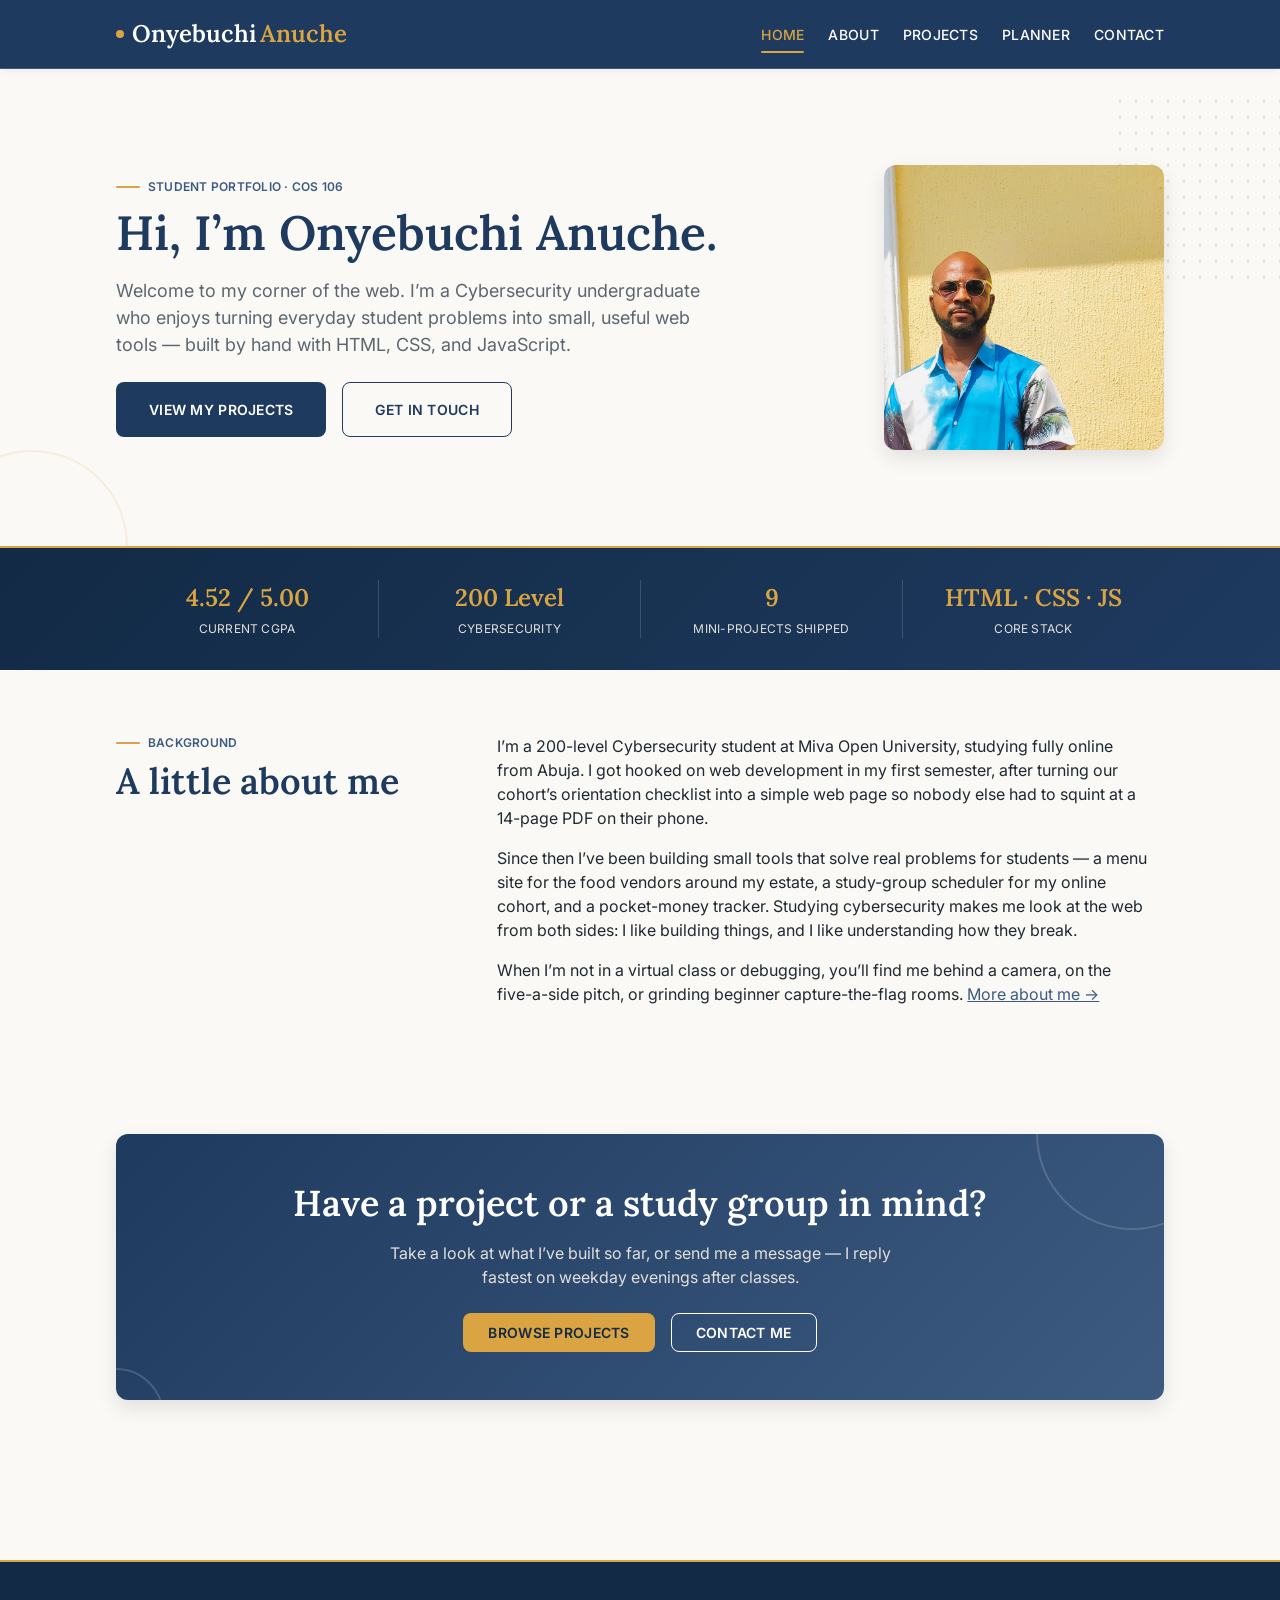
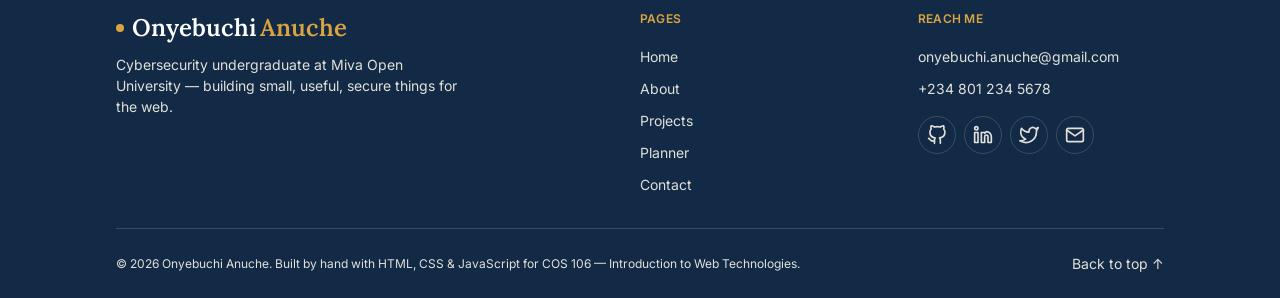
<file: index.html>
<!DOCTYPE html>
<html lang="en">
<head>
  <meta charset="UTF-8">
  <meta name="viewport" content="width=device-width, initial-scale=1.0">
  <meta name="description" content="Portfolio and academic planner of Onyebuchi Anuche, a Cybersecurity undergraduate at Miva Open University.">
  <title>Onyebuchi Anuche — Student Portfolio &amp; Academic Planner</title>
  <link rel="icon" type="image/svg+xml" href="assets/images/favicon.svg">
  <link rel="preconnect" href="https://fonts.googleapis.com">
  <link rel="preconnect" href="https://fonts.gstatic.com" crossorigin>
  <link href="https://fonts.googleapis.com/css2?family=Inter:wght@400;500;600&amp;family=Lora:wght@600&amp;display=swap" rel="stylesheet">
  <link rel="stylesheet" href="css/styles.css">
  <script src="js/main.js" defer></script>
</head>
<body id="top">
  <a class="skip-link" href="#main-content">Skip to main content</a>

  <header class="site-header">
    <div class="site-header__inner">
      <a href="index.html" class="site-header__brand">Onyebuchi <span class="site-header__brand-accent">Anuche</span></a>
      <button type="button" class="nav-toggle" aria-expanded="false" aria-controls="site-nav" aria-label="Open navigation menu">
        <span class="nav-toggle__bar"></span>
        <span class="nav-toggle__bar"></span>
        <span class="nav-toggle__bar"></span>
      </button>
      <nav id="site-nav" class="site-nav" aria-label="Main navigation">
        <ul class="site-nav__list">
          <li class="site-nav__item"><a class="site-nav__link" href="index.html" aria-current="page">Home</a></li>
          <li class="site-nav__item"><a class="site-nav__link" href="about.html">About</a></li>
          <li class="site-nav__item"><a class="site-nav__link" href="projects.html">Projects</a></li>
          <li class="site-nav__item"><a class="site-nav__link" href="planner.html">Planner</a></li>
          <li class="site-nav__item"><a class="site-nav__link" href="contact.html">Contact</a></li>
        </ul>
      </nav>
    </div>
  </header>
  <div class="nav-overlay"></div>

  <main id="main-content">
    <section class="hero">
      <div class="container hero__inner">
        <div class="hero__content">
          <p class="eyebrow">Student Portfolio · COS 106</p>
          <h1 class="hero__title">Hi, I&rsquo;m Onyebuchi Anuche.</h1>
          <p class="hero__welcome">
            Welcome to my corner of the web. I&rsquo;m a Cybersecurity undergraduate who
            enjoys turning everyday student problems into small, useful web tools —
            built by hand with HTML, CSS, and JavaScript.
          </p>
          <div class="hero__actions">
            <a class="btn btn--primary btn--lg" href="projects.html">View my projects</a>
            <a class="btn btn--secondary btn--lg" href="contact.html">Get in touch</a>
          </div>
        </div>
        <div class="hero__portrait-frame">
          <img class="hero__portrait" src="assets/images/onyebuchi-portrait.jpg" alt="Onyebuchi Anuche standing outdoors in sunglasses and a blue shirt" width="848" height="864">
        </div>
      </div>
    </section>

    <section class="highlights">
      <div class="container">
        <h2 class="visually-hidden">Highlights</h2>
        <ul class="highlights__list">
          <li class="highlight">
            <span class="highlight__value">4.52 / 5.00</span>
            <span class="highlight__label">Current CGPA</span>
          </li>
          <li class="highlight">
            <span class="highlight__value">200 Level</span>
            <span class="highlight__label">Cybersecurity</span>
          </li>
          <li class="highlight">
            <span class="highlight__value">9</span>
            <span class="highlight__label">Mini-projects shipped</span>
          </li>
          <li class="highlight">
            <span class="highlight__value">HTML · CSS · JS</span>
            <span class="highlight__label">Core stack</span>
          </li>
        </ul>
      </div>
    </section>

    <section class="section bio">
      <div class="container bio__layout">
        <div class="section-head">
          <p class="eyebrow">Background</p>
          <h2>A little about me</h2>
        </div>
        <div class="bio__content">
          <p>
            I&rsquo;m a 200-level Cybersecurity student at Miva Open University, studying
            fully online from Abuja. I got hooked on web development in my first
            semester, after turning our cohort&rsquo;s orientation checklist into a
            simple web page so nobody else had to squint at a 14-page PDF on their phone.
          </p>
          <p>
            Since then I&rsquo;ve been building small tools that solve real problems for
            students — a menu site for the food vendors around my estate, a study-group
            scheduler for my online cohort, and a pocket-money tracker. Studying
            cybersecurity makes me look at the web from both sides: I like building
            things, and I like understanding how they break.
          </p>
          <p>
            When I&rsquo;m not in a virtual class or debugging, you&rsquo;ll find me
            behind a camera, on the five-a-side pitch, or grinding beginner
            capture-the-flag rooms. <a href="about.html">More about me &rarr;</a>
          </p>
        </div>
      </div>
    </section>

    <section class="section">
      <div class="container">
        <article class="cta-banner">
          <h2 class="cta-banner__title">Have a project or a study group in mind?</h2>
          <p class="cta-banner__text">
            Take a look at what I&rsquo;ve built so far, or send me a message — I reply
            fastest on weekday evenings after classes.
          </p>
          <div class="cta-banner__actions">
            <a class="btn btn--accent" href="projects.html">Browse projects</a>
            <a class="btn btn--ghost" href="contact.html">Contact me</a>
          </div>
        </article>
      </div>
    </section>
  </main>

  <footer class="site-footer">
    <div class="container">
      <div class="site-footer__grid">
        <div>
          <p class="site-footer__brand">Onyebuchi <span class="site-footer__brand-accent">Anuche</span></p>
          <p class="site-footer__blurb">
            Cybersecurity undergraduate at Miva Open University — building small,
            useful, secure things for the web.
          </p>
        </div>
        <nav aria-label="Footer">
          <p class="site-footer__heading">Pages</p>
          <ul class="site-footer__links">
            <li><a class="site-footer__link" href="index.html">Home</a></li>
            <li><a class="site-footer__link" href="about.html">About</a></li>
            <li><a class="site-footer__link" href="projects.html">Projects</a></li>
            <li><a class="site-footer__link" href="planner.html">Planner</a></li>
            <li><a class="site-footer__link" href="contact.html">Contact</a></li>
          </ul>
        </nav>
        <div>
          <p class="site-footer__heading">Reach me</p>
          <ul class="site-footer__links">
            <li><a class="site-footer__link" href="mailto:onyebuchi.anuche@gmail.com">onyebuchi.anuche@gmail.com</a></li>
            <li><a class="site-footer__link" href="tel:+2348012345678">+234 801 234 5678</a></li>
          </ul>
          <ul class="site-footer__social">
            <li>
              <a class="site-footer__social-link" href="https://github.com/PascalAnuche" target="_blank" rel="noopener noreferrer" aria-label="Onyebuchi's GitHub profile">
                <svg xmlns="http://www.w3.org/2000/svg" width="20" height="20" viewBox="0 0 24 24" fill="none" stroke="currentColor" stroke-width="2" stroke-linecap="round" stroke-linejoin="round" aria-hidden="true"><path d="M9 19c-5 1.5-5-2.5-7-3m14 6v-3.87a3.37 3.37 0 0 0-.94-2.61c3.14-.35 6.44-1.54 6.44-7A5.44 5.44 0 0 0 20 4.77 5.07 5.07 0 0 0 19.91 1S18.73.65 16 2.48a13.38 13.38 0 0 0-7 0C6.27.65 5.09 1 5.09 1A5.07 5.07 0 0 0 5 4.77a5.44 5.44 0 0 0-1.5 3.78c0 5.42 3.3 6.61 6.44 7A3.37 3.37 0 0 0 9 18.13V22"/></svg>
              </a>
            </li>
            <li>
              <a class="site-footer__social-link" href="https://www.linkedin.com/in/onyebuchianuche" target="_blank" rel="noopener noreferrer" aria-label="Onyebuchi's LinkedIn profile">
                <svg xmlns="http://www.w3.org/2000/svg" width="20" height="20" viewBox="0 0 24 24" fill="none" stroke="currentColor" stroke-width="2" stroke-linecap="round" stroke-linejoin="round" aria-hidden="true"><path d="M16 8a6 6 0 0 1 6 6v7h-4v-7a2 2 0 0 0-2-2 2 2 0 0 0-2 2v7h-4V9h4v1a6 6 0 0 1 2-2z"/><rect x="2" y="9" width="4" height="12"/><circle cx="4" cy="4" r="2"/></svg>
              </a>
            </li>
            <li>
              <a class="site-footer__social-link" href="https://x.com/onyebuchianuche" target="_blank" rel="noopener noreferrer" aria-label="Onyebuchi's X (Twitter) profile">
                <svg xmlns="http://www.w3.org/2000/svg" width="20" height="20" viewBox="0 0 24 24" fill="none" stroke="currentColor" stroke-width="2" stroke-linecap="round" stroke-linejoin="round" aria-hidden="true"><path d="M23 3a10.9 10.9 0 0 1-3.14 1.53 4.48 4.48 0 0 0-7.86 3v1A10.66 10.66 0 0 1 3 4s-4 9 5 13a11.64 11.64 0 0 1-7 2c9 5 20 0 20-11.5a4.5 4.5 0 0 0-.08-.83A7.72 7.72 0 0 0 23 3z"/></svg>
              </a>
            </li>
            <li>
              <a class="site-footer__social-link" href="mailto:onyebuchi.anuche@gmail.com" aria-label="Email Onyebuchi">
                <svg xmlns="http://www.w3.org/2000/svg" width="20" height="20" viewBox="0 0 24 24" fill="none" stroke="currentColor" stroke-width="2" stroke-linecap="round" stroke-linejoin="round" aria-hidden="true"><path d="M4 4h16c1.1 0 2 .9 2 2v12c0 1.1-.9 2-2 2H4c-1.1 0-2-.9-2-2V6c0-1.1.9-2 2-2z"/><polyline points="22,6 12,13 2,6"/></svg>
              </a>
            </li>
          </ul>
        </div>
      </div>
      <div class="site-footer__bottom">
        <p class="site-footer__copyright">
          &copy; 2026 Onyebuchi Anuche. Built by hand with HTML, CSS &amp; JavaScript for COS 106 — Introduction to Web Technologies.
        </p>
        <a class="site-footer__top-link" href="#top">Back to top &uarr;</a>
      </div>
    </div>
  </footer>
</body>
</html>
</file>
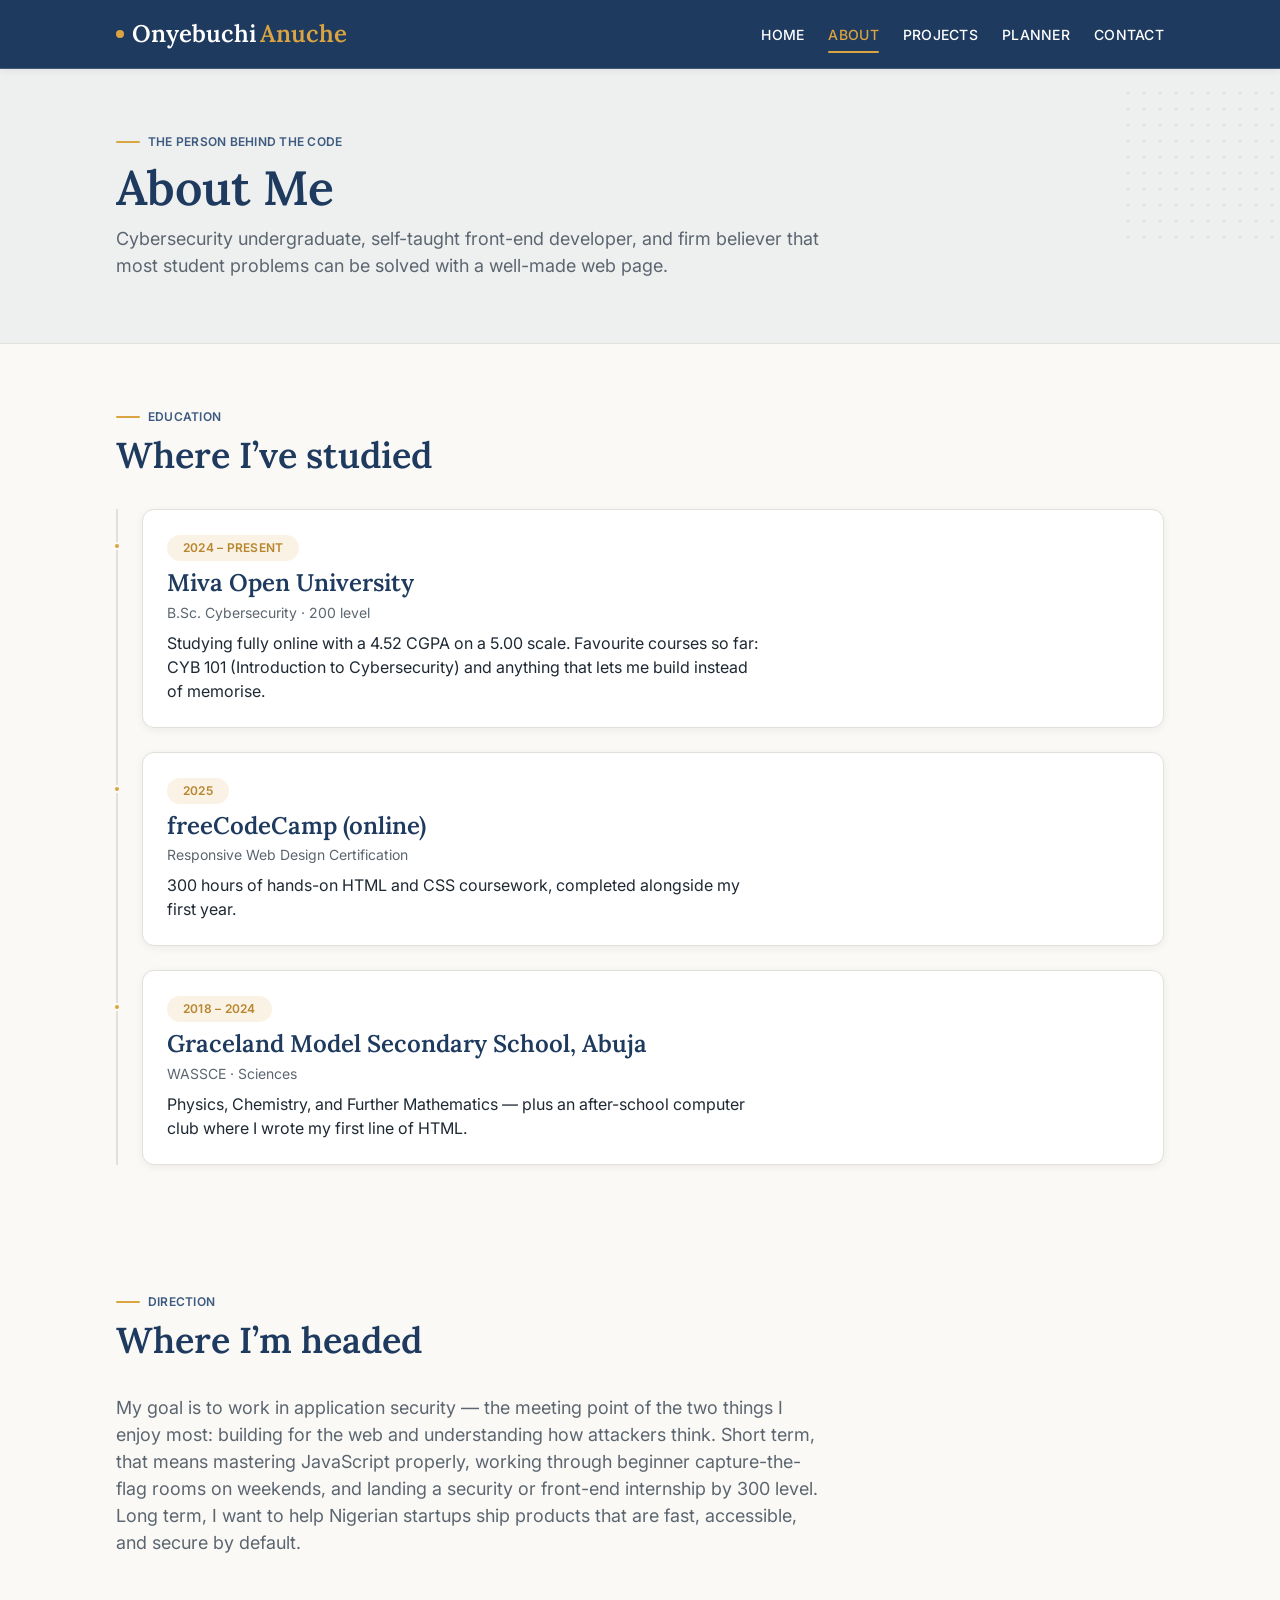
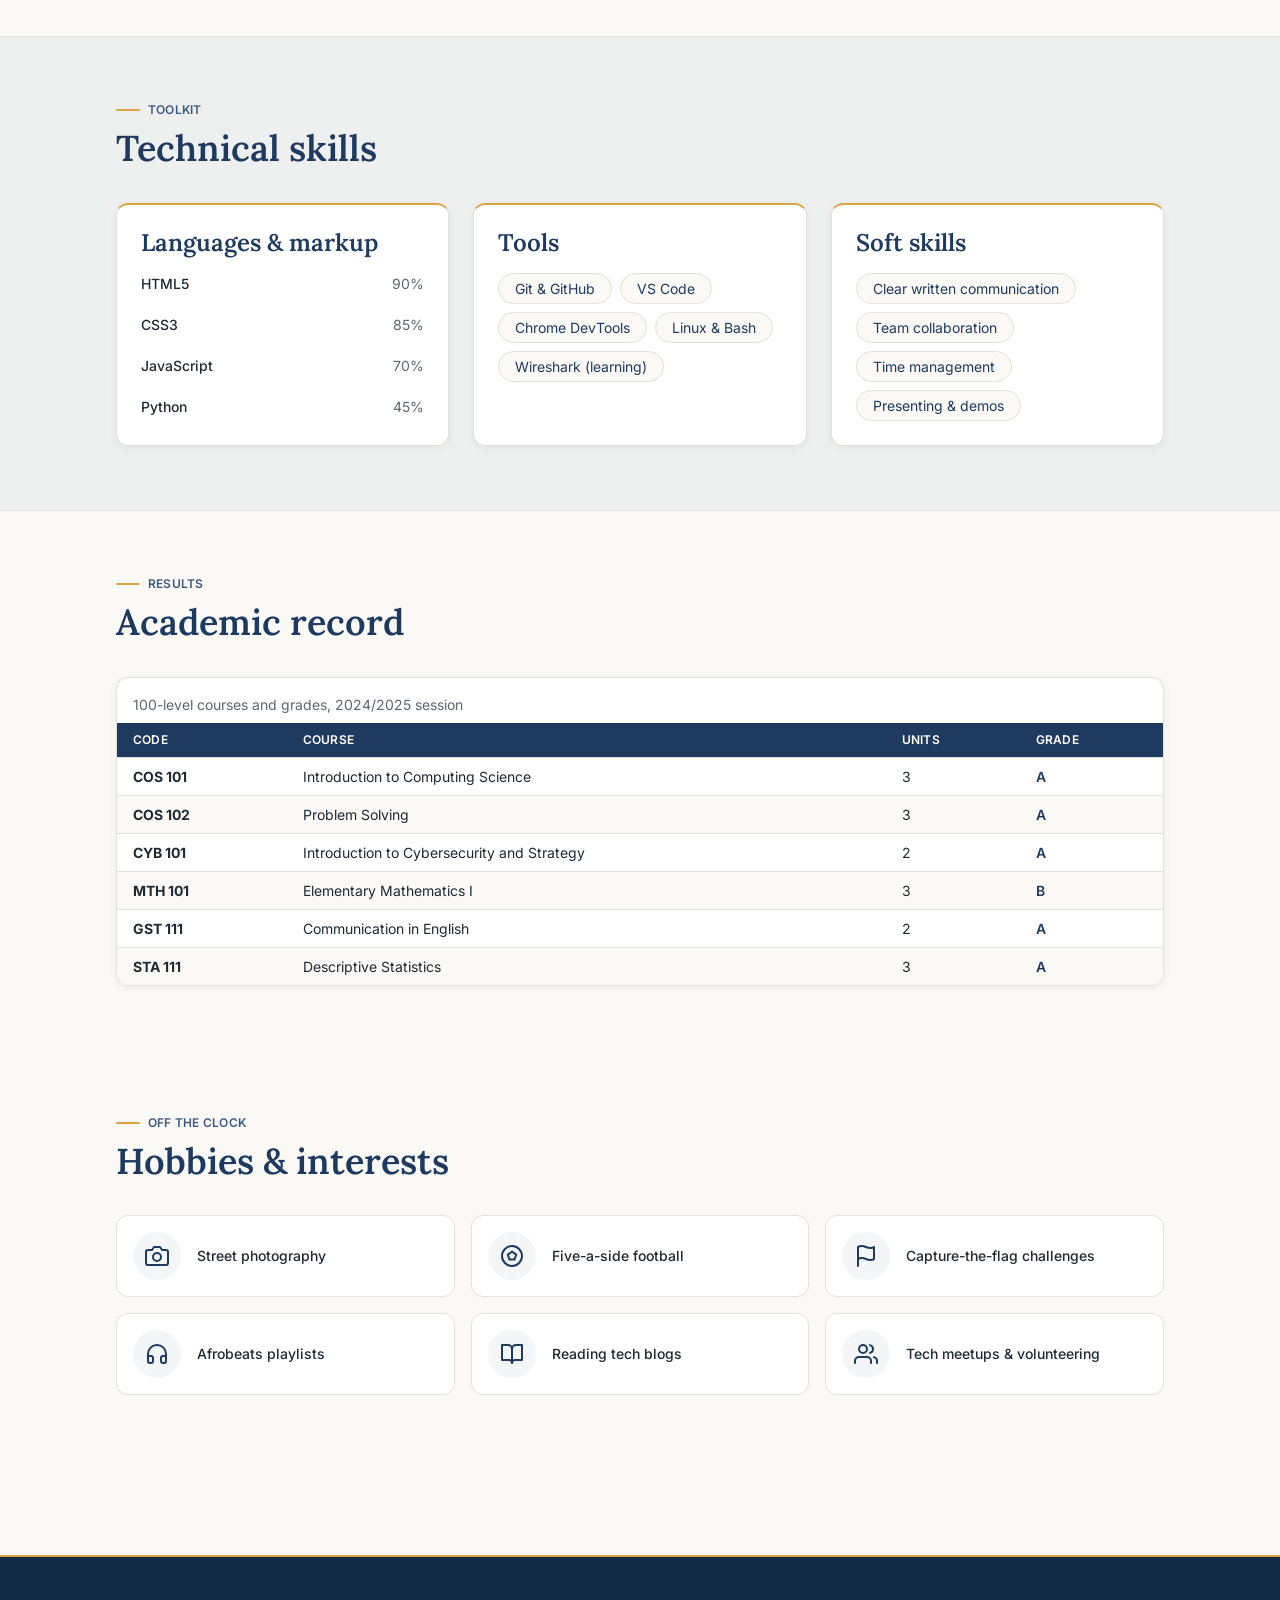
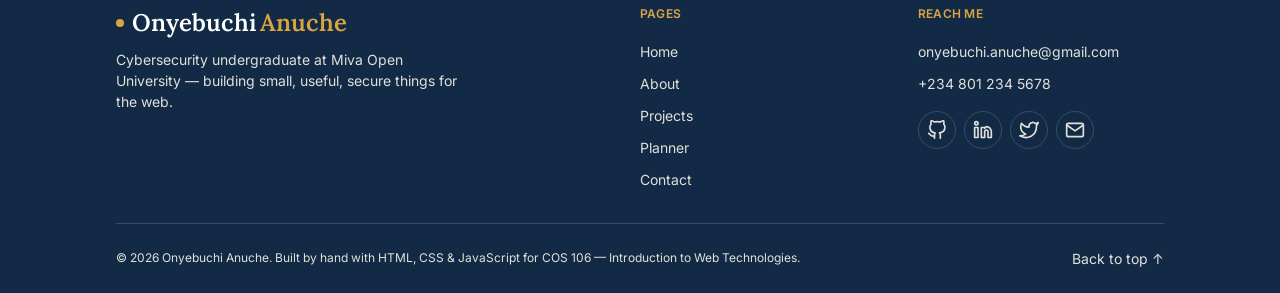
<file: about.html>
<!DOCTYPE html>
<html lang="en">
<head>
  <meta charset="UTF-8">
  <meta name="viewport" content="width=device-width, initial-scale=1.0">
  <meta name="description" content="About Onyebuchi Anuche — education, career aspirations, technical skills, hobbies, and academic record.">
  <title>About Me — Onyebuchi Anuche</title>
  <link rel="icon" type="image/svg+xml" href="assets/images/favicon.svg">
  <link rel="preconnect" href="https://fonts.googleapis.com">
  <link rel="preconnect" href="https://fonts.gstatic.com" crossorigin>
  <link href="https://fonts.googleapis.com/css2?family=Inter:wght@400;500;600&amp;family=Lora:wght@600&amp;display=swap" rel="stylesheet">
  <link rel="stylesheet" href="css/styles.css">
  <script src="js/main.js" defer></script>
</head>
<body id="top">
  <a class="skip-link" href="#main-content">Skip to main content</a>

  <header class="site-header">
    <div class="site-header__inner">
      <a href="index.html" class="site-header__brand">Onyebuchi <span class="site-header__brand-accent">Anuche</span></a>
      <button type="button" class="nav-toggle" aria-expanded="false" aria-controls="site-nav" aria-label="Open navigation menu">
        <span class="nav-toggle__bar"></span>
        <span class="nav-toggle__bar"></span>
        <span class="nav-toggle__bar"></span>
      </button>
      <nav id="site-nav" class="site-nav" aria-label="Main navigation">
        <ul class="site-nav__list">
          <li class="site-nav__item"><a class="site-nav__link" href="index.html">Home</a></li>
          <li class="site-nav__item"><a class="site-nav__link" href="about.html" aria-current="page">About</a></li>
          <li class="site-nav__item"><a class="site-nav__link" href="projects.html">Projects</a></li>
          <li class="site-nav__item"><a class="site-nav__link" href="planner.html">Planner</a></li>
          <li class="site-nav__item"><a class="site-nav__link" href="contact.html">Contact</a></li>
        </ul>
      </nav>
    </div>
  </header>
  <div class="nav-overlay"></div>

  <main id="main-content">
    <section class="page-header">
      <div class="container">
        <p class="eyebrow">The person behind the code</p>
        <h1>About Me</h1>
        <p class="page-header__lead">
          Cybersecurity undergraduate, self-taught front-end developer, and firm
          believer that most student problems can be solved with a well-made web page.
        </p>
      </div>
    </section>

    <section class="section">
      <div class="container">
        <div class="section-head">
          <p class="eyebrow">Education</p>
          <h2>Where I&rsquo;ve studied</h2>
        </div>
        <ol class="timeline">
          <li class="timeline__item">
            <span class="timeline__badge">2024 – Present</span>
            <h3 class="timeline__title">Miva Open University</h3>
            <p class="timeline__meta">B.Sc. Cybersecurity · 200 level</p>
            <p class="timeline__body">
              Studying fully online with a 4.52 CGPA on a 5.00 scale. Favourite courses
              so far: CYB 101 (Introduction to Cybersecurity) and anything that lets me
              build instead of memorise.
            </p>
          </li>
          <li class="timeline__item">
            <span class="timeline__badge">2025</span>
            <h3 class="timeline__title">freeCodeCamp (online)</h3>
            <p class="timeline__meta">Responsive Web Design Certification</p>
            <p class="timeline__body">
              300 hours of hands-on HTML and CSS coursework, completed alongside my first year.
            </p>
          </li>
          <li class="timeline__item">
            <span class="timeline__badge">2018 – 2024</span>
            <h3 class="timeline__title">Graceland Model Secondary School, Abuja</h3>
            <p class="timeline__meta">WASSCE · Sciences</p>
            <p class="timeline__body">
              Physics, Chemistry, and Further Mathematics — plus an after-school computer
              club where I wrote my first line of HTML.
            </p>
          </li>
        </ol>
      </div>
    </section>

    <section class="section">
      <div class="container">
        <div class="section-head">
          <p class="eyebrow">Direction</p>
          <h2>Where I&rsquo;m headed</h2>
        </div>
        <p class="section__lead">
          My goal is to work in application security — the meeting point of the two
          things I enjoy most: building for the web and understanding how attackers
          think. Short term, that means mastering JavaScript properly, working through
          beginner capture-the-flag rooms on weekends, and landing a security or
          front-end internship by 300 level. Long term, I want to help Nigerian
          startups ship products that are fast, accessible, and secure by default.
        </p>
      </div>
    </section>

    <section class="section section--tinted">
      <div class="container">
        <div class="section-head">
          <p class="eyebrow">Toolkit</p>
          <h2>Technical skills</h2>
        </div>
        <div class="skills-grid">
          <article class="skill-group">
            <h3>Languages &amp; markup</h3>
            <ul class="skill-list">
              <li class="skill-bar">
                <span class="skill-bar__label">HTML5 <span class="skill-bar__percent">90%</span></span>
                <span class="skill-bar__track"><span class="skill-bar__fill skill-bar__fill--90"></span></span>
              </li>
              <li class="skill-bar">
                <span class="skill-bar__label">CSS3 <span class="skill-bar__percent">85%</span></span>
                <span class="skill-bar__track"><span class="skill-bar__fill skill-bar__fill--85"></span></span>
              </li>
              <li class="skill-bar">
                <span class="skill-bar__label">JavaScript <span class="skill-bar__percent">70%</span></span>
                <span class="skill-bar__track"><span class="skill-bar__fill skill-bar__fill--70"></span></span>
              </li>
              <li class="skill-bar">
                <span class="skill-bar__label">Python <span class="skill-bar__percent">45%</span></span>
                <span class="skill-bar__track"><span class="skill-bar__fill skill-bar__fill--45"></span></span>
              </li>
            </ul>
          </article>
          <article class="skill-group">
            <h3>Tools</h3>
            <ul class="skill-list skill-list--chips">
              <li class="chip">Git &amp; GitHub</li>
              <li class="chip">VS Code</li>
              <li class="chip">Chrome DevTools</li>
              <li class="chip">Linux &amp; Bash</li>
              <li class="chip">Wireshark (learning)</li>
            </ul>
          </article>
          <article class="skill-group">
            <h3>Soft skills</h3>
            <ul class="skill-list skill-list--chips">
              <li class="chip">Clear written communication</li>
              <li class="chip">Team collaboration</li>
              <li class="chip">Time management</li>
              <li class="chip">Presenting &amp; demos</li>
            </ul>
          </article>
        </div>
      </div>
    </section>

    <section class="section">
      <div class="container">
        <div class="section-head">
          <p class="eyebrow">Results</p>
          <h2>Academic record</h2>
        </div>
        <div class="table-scroll">
          <table class="grades-table">
            <caption>100-level courses and grades, 2024/2025 session</caption>
            <thead>
              <tr>
                <th scope="col">Code</th>
                <th scope="col">Course</th>
                <th scope="col">Units</th>
                <th scope="col">Grade</th>
              </tr>
            </thead>
            <tbody>
              <tr>
                <th scope="row">COS 101</th>
                <td>Introduction to Computing Science</td>
                <td>3</td>
                <td class="grades-table__grade">A</td>
              </tr>
              <tr>
                <th scope="row">COS 102</th>
                <td>Problem Solving</td>
                <td>3</td>
                <td class="grades-table__grade">A</td>
              </tr>
              <tr>
                <th scope="row">CYB 101</th>
                <td>Introduction to Cybersecurity and Strategy</td>
                <td>2</td>
                <td class="grades-table__grade">A</td>
              </tr>
              <tr>
                <th scope="row">MTH 101</th>
                <td>Elementary Mathematics I</td>
                <td>3</td>
                <td class="grades-table__grade">B</td>
              </tr>
              <tr>
                <th scope="row">GST 111</th>
                <td>Communication in English</td>
                <td>2</td>
                <td class="grades-table__grade">A</td>
              </tr>
              <tr>
                <th scope="row">STA 111</th>
                <td>Descriptive Statistics</td>
                <td>3</td>
                <td class="grades-table__grade">A</td>
              </tr>
            </tbody>
          </table>
        </div>
      </div>
    </section>

    <section class="section">
      <div class="container">
        <div class="section-head">
          <p class="eyebrow">Off the clock</p>
          <h2>Hobbies &amp; interests</h2>
        </div>
        <ul class="hobbies-grid">
          <li class="hobby">
            <span class="hobby__badge">
              <svg xmlns="http://www.w3.org/2000/svg" width="24" height="24" viewBox="0 0 24 24" fill="none" stroke="currentColor" stroke-width="2" stroke-linecap="round" stroke-linejoin="round" aria-hidden="true"><path d="M23 19a2 2 0 0 1-2 2H3a2 2 0 0 1-2-2V8a2 2 0 0 1 2-2h4l2-3h6l2 3h4a2 2 0 0 1 2 2z"/><circle cx="12" cy="13" r="4"/></svg>
            </span>
            <span class="hobby__label">Street photography</span>
          </li>
          <li class="hobby">
            <span class="hobby__badge">
              <svg xmlns="http://www.w3.org/2000/svg" width="24" height="24" viewBox="0 0 24 24" fill="none" stroke="currentColor" stroke-width="2" stroke-linecap="round" stroke-linejoin="round" aria-hidden="true"><circle cx="12" cy="12" r="10"/><polygon points="12 7.5 16.2 10.6 14.6 15.4 9.4 15.4 7.8 10.6"/></svg>
            </span>
            <span class="hobby__label">Five-a-side football</span>
          </li>
          <li class="hobby">
            <span class="hobby__badge">
              <svg xmlns="http://www.w3.org/2000/svg" width="24" height="24" viewBox="0 0 24 24" fill="none" stroke="currentColor" stroke-width="2" stroke-linecap="round" stroke-linejoin="round" aria-hidden="true"><path d="M4 15s1-1 4-1 5 2 8 2 4-1 4-1V3s-1 1-4 1-5-2-8-2-4 1-4 1z"/><line x1="4" y1="22" x2="4" y2="15"/></svg>
            </span>
            <span class="hobby__label">Capture-the-flag challenges</span>
          </li>
          <li class="hobby">
            <span class="hobby__badge">
              <svg xmlns="http://www.w3.org/2000/svg" width="24" height="24" viewBox="0 0 24 24" fill="none" stroke="currentColor" stroke-width="2" stroke-linecap="round" stroke-linejoin="round" aria-hidden="true"><path d="M3 18v-6a9 9 0 0 1 18 0v6"/><path d="M21 19a2 2 0 0 1-2 2h-1a2 2 0 0 1-2-2v-3a2 2 0 0 1 2-2h3zM3 19a2 2 0 0 0 2 2h1a2 2 0 0 0 2-2v-3a2 2 0 0 0-2-2H3z"/></svg>
            </span>
            <span class="hobby__label">Afrobeats playlists</span>
          </li>
          <li class="hobby">
            <span class="hobby__badge">
              <svg xmlns="http://www.w3.org/2000/svg" width="24" height="24" viewBox="0 0 24 24" fill="none" stroke="currentColor" stroke-width="2" stroke-linecap="round" stroke-linejoin="round" aria-hidden="true"><path d="M2 3h6a4 4 0 0 1 4 4v14a3 3 0 0 0-3-3H2z"/><path d="M22 3h-6a4 4 0 0 0-4 4v14a3 3 0 0 1 3-3h7z"/></svg>
            </span>
            <span class="hobby__label">Reading tech blogs</span>
          </li>
          <li class="hobby">
            <span class="hobby__badge">
              <svg xmlns="http://www.w3.org/2000/svg" width="24" height="24" viewBox="0 0 24 24" fill="none" stroke="currentColor" stroke-width="2" stroke-linecap="round" stroke-linejoin="round" aria-hidden="true"><path d="M17 21v-2a4 4 0 0 0-4-4H5a4 4 0 0 0-4 4v2"/><circle cx="9" cy="7" r="4"/><path d="M23 21v-2a4 4 0 0 0-3-3.87"/><path d="M16 3.13a4 4 0 0 1 0 7.75"/></svg>
            </span>
            <span class="hobby__label">Tech meetups &amp; volunteering</span>
          </li>
        </ul>
      </div>
    </section>

  </main>

  <footer class="site-footer">
    <div class="container">
      <div class="site-footer__grid">
        <div>
          <p class="site-footer__brand">Onyebuchi <span class="site-footer__brand-accent">Anuche</span></p>
          <p class="site-footer__blurb">
            Cybersecurity undergraduate at Miva Open University — building small,
            useful, secure things for the web.
          </p>
        </div>
        <nav aria-label="Footer">
          <p class="site-footer__heading">Pages</p>
          <ul class="site-footer__links">
            <li><a class="site-footer__link" href="index.html">Home</a></li>
            <li><a class="site-footer__link" href="about.html">About</a></li>
            <li><a class="site-footer__link" href="projects.html">Projects</a></li>
            <li><a class="site-footer__link" href="planner.html">Planner</a></li>
            <li><a class="site-footer__link" href="contact.html">Contact</a></li>
          </ul>
        </nav>
        <div>
          <p class="site-footer__heading">Reach me</p>
          <ul class="site-footer__links">
            <li><a class="site-footer__link" href="mailto:onyebuchi.anuche@gmail.com">onyebuchi.anuche@gmail.com</a></li>
            <li><a class="site-footer__link" href="tel:+2348012345678">+234 801 234 5678</a></li>
          </ul>
          <ul class="site-footer__social">
            <li>
              <a class="site-footer__social-link" href="https://github.com/PascalAnuche" target="_blank" rel="noopener noreferrer" aria-label="Onyebuchi's GitHub profile">
                <svg xmlns="http://www.w3.org/2000/svg" width="20" height="20" viewBox="0 0 24 24" fill="none" stroke="currentColor" stroke-width="2" stroke-linecap="round" stroke-linejoin="round" aria-hidden="true"><path d="M9 19c-5 1.5-5-2.5-7-3m14 6v-3.87a3.37 3.37 0 0 0-.94-2.61c3.14-.35 6.44-1.54 6.44-7A5.44 5.44 0 0 0 20 4.77 5.07 5.07 0 0 0 19.91 1S18.73.65 16 2.48a13.38 13.38 0 0 0-7 0C6.27.65 5.09 1 5.09 1A5.07 5.07 0 0 0 5 4.77a5.44 5.44 0 0 0-1.5 3.78c0 5.42 3.3 6.61 6.44 7A3.37 3.37 0 0 0 9 18.13V22"/></svg>
              </a>
            </li>
            <li>
              <a class="site-footer__social-link" href="https://www.linkedin.com/in/onyebuchianuche" target="_blank" rel="noopener noreferrer" aria-label="Onyebuchi's LinkedIn profile">
                <svg xmlns="http://www.w3.org/2000/svg" width="20" height="20" viewBox="0 0 24 24" fill="none" stroke="currentColor" stroke-width="2" stroke-linecap="round" stroke-linejoin="round" aria-hidden="true"><path d="M16 8a6 6 0 0 1 6 6v7h-4v-7a2 2 0 0 0-2-2 2 2 0 0 0-2 2v7h-4V9h4v1a6 6 0 0 1 2-2z"/><rect x="2" y="9" width="4" height="12"/><circle cx="4" cy="4" r="2"/></svg>
              </a>
            </li>
            <li>
              <a class="site-footer__social-link" href="https://x.com/onyebuchianuche" target="_blank" rel="noopener noreferrer" aria-label="Onyebuchi's X (Twitter) profile">
                <svg xmlns="http://www.w3.org/2000/svg" width="20" height="20" viewBox="0 0 24 24" fill="none" stroke="currentColor" stroke-width="2" stroke-linecap="round" stroke-linejoin="round" aria-hidden="true"><path d="M23 3a10.9 10.9 0 0 1-3.14 1.53 4.48 4.48 0 0 0-7.86 3v1A10.66 10.66 0 0 1 3 4s-4 9 5 13a11.64 11.64 0 0 1-7 2c9 5 20 0 20-11.5a4.5 4.5 0 0 0-.08-.83A7.72 7.72 0 0 0 23 3z"/></svg>
              </a>
            </li>
            <li>
              <a class="site-footer__social-link" href="mailto:onyebuchi.anuche@gmail.com" aria-label="Email Onyebuchi">
                <svg xmlns="http://www.w3.org/2000/svg" width="20" height="20" viewBox="0 0 24 24" fill="none" stroke="currentColor" stroke-width="2" stroke-linecap="round" stroke-linejoin="round" aria-hidden="true"><path d="M4 4h16c1.1 0 2 .9 2 2v12c0 1.1-.9 2-2 2H4c-1.1 0-2-.9-2-2V6c0-1.1.9-2 2-2z"/><polyline points="22,6 12,13 2,6"/></svg>
              </a>
            </li>
          </ul>
        </div>
      </div>
      <div class="site-footer__bottom">
        <p class="site-footer__copyright">
          &copy; 2026 Onyebuchi Anuche. Built by hand with HTML, CSS &amp; JavaScript for COS 106 — Introduction to Web Technologies.
        </p>
        <a class="site-footer__top-link" href="#top">Back to top &uarr;</a>
      </div>
    </div>
  </footer>
</body>
</html>
</file>
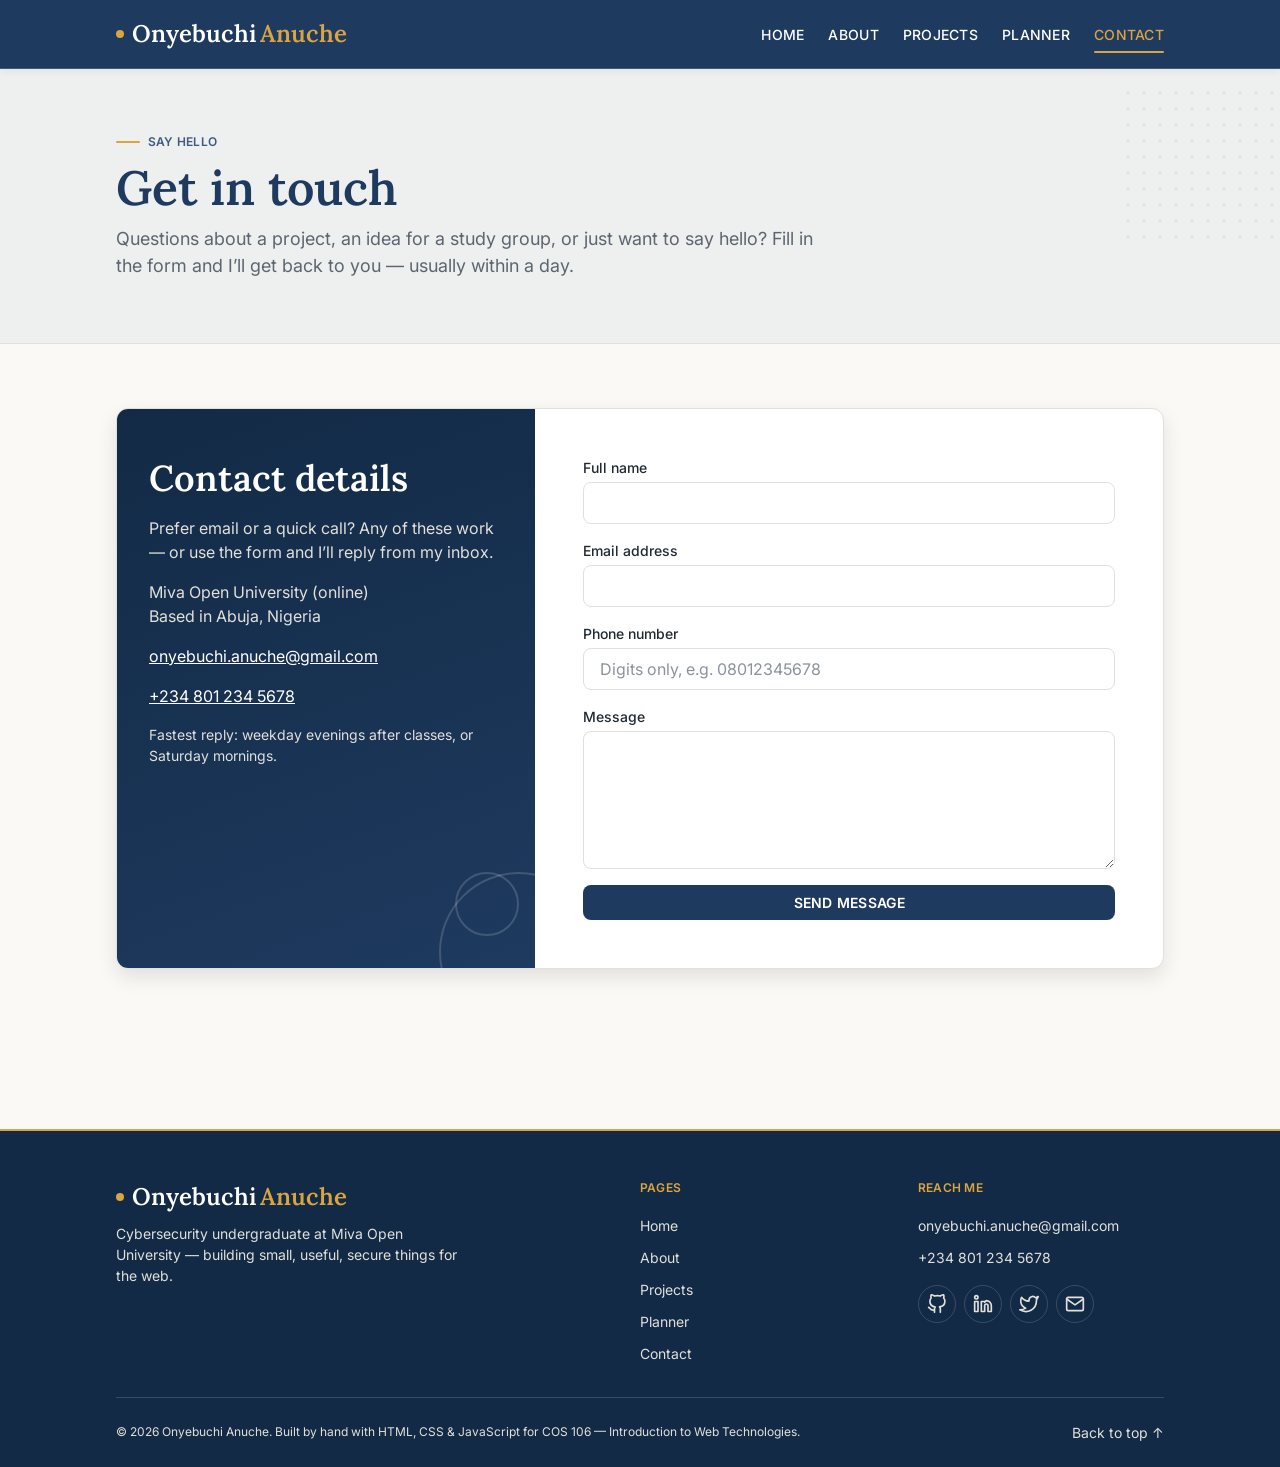
<file: contact.html>
<!DOCTYPE html>
<html lang="en">
<head>
  <meta charset="UTF-8">
  <meta name="viewport" content="width=device-width, initial-scale=1.0">
  <meta name="description" content="Contact Onyebuchi Anuche — send a message about projects, study groups, or collaborations.">
  <title>Contact — Onyebuchi Anuche</title>
  <link rel="icon" type="image/svg+xml" href="assets/images/favicon.svg">
  <link rel="preconnect" href="https://fonts.googleapis.com">
  <link rel="preconnect" href="https://fonts.gstatic.com" crossorigin>
  <link href="https://fonts.googleapis.com/css2?family=Inter:wght@400;500;600&amp;family=Lora:wght@600&amp;display=swap" rel="stylesheet">
  <link rel="stylesheet" href="css/styles.css">
  <script src="js/main.js" defer></script>
  <script src="js/contact-validation.js" defer></script>
</head>
<body id="top">
  <a class="skip-link" href="#main-content">Skip to main content</a>

  <header class="site-header">
    <div class="site-header__inner">
      <a href="index.html" class="site-header__brand">Onyebuchi <span class="site-header__brand-accent">Anuche</span></a>
      <button type="button" class="nav-toggle" aria-expanded="false" aria-controls="site-nav" aria-label="Open navigation menu">
        <span class="nav-toggle__bar"></span>
        <span class="nav-toggle__bar"></span>
        <span class="nav-toggle__bar"></span>
      </button>
      <nav id="site-nav" class="site-nav" aria-label="Main navigation">
        <ul class="site-nav__list">
          <li class="site-nav__item"><a class="site-nav__link" href="index.html">Home</a></li>
          <li class="site-nav__item"><a class="site-nav__link" href="about.html">About</a></li>
          <li class="site-nav__item"><a class="site-nav__link" href="projects.html">Projects</a></li>
          <li class="site-nav__item"><a class="site-nav__link" href="planner.html">Planner</a></li>
          <li class="site-nav__item"><a class="site-nav__link" href="contact.html" aria-current="page">Contact</a></li>
        </ul>
      </nav>
    </div>
  </header>
  <div class="nav-overlay"></div>

  <main id="main-content">
    <section class="page-header">
      <div class="container">
        <p class="eyebrow">Say hello</p>
        <h1>Get in touch</h1>
        <p class="page-header__lead">
          Questions about a project, an idea for a study group, or just want to say
          hello? Fill in the form and I&rsquo;ll get back to you — usually within a day.
        </p>
      </div>
    </section>

    <section class="section">
      <div class="container">
        <div class="contact-card">
          <aside class="contact-card__info">
            <h2>Contact details</h2>
            <p class="contact-card__info-text">
              Prefer email or a quick call? Any of these work — or use the form and
              I&rsquo;ll reply from my inbox.
            </p>
            <address class="contact-card__address">
              <p>
                Miva Open University (online)<br>
                Based in Abuja, Nigeria
              </p>
              <p><a href="mailto:onyebuchi.anuche@gmail.com">onyebuchi.anuche@gmail.com</a></p>
              <p><a href="tel:+2348012345678">+234 801 234 5678</a></p>
            </address>
            <p class="contact-card__note">
              Fastest reply: weekday evenings after classes, or Saturday mornings.
            </p>
          </aside>

          <div class="contact-card__form-panel">
            <form id="contact-form" class="contact-form" novalidate>
              <p id="form-success" class="form-success" role="status" hidden>
                Thanks for reaching out — your message has been sent. I&rsquo;ll reply
                within a day or two.
              </p>

              <div class="form-field">
                <label class="field-label" for="contact-name">Full name</label>
                <input class="field-input" id="contact-name" name="name" type="text" autocomplete="name" aria-describedby="contact-name-error">
                <p class="form-field__error" id="contact-name-error"></p>
              </div>

              <div class="form-field">
                <label class="field-label" for="contact-email">Email address</label>
                <input class="field-input" id="contact-email" name="email" type="email" autocomplete="email" aria-describedby="contact-email-error">
                <p class="form-field__error" id="contact-email-error"></p>
              </div>

              <div class="form-field">
                <label class="field-label" for="contact-phone">Phone number</label>
                <input class="field-input" id="contact-phone" name="phone" type="tel" inputmode="numeric" autocomplete="tel" placeholder="Digits only, e.g. 08012345678" aria-describedby="contact-phone-error">
                <p class="form-field__error" id="contact-phone-error"></p>
              </div>

              <div class="form-field">
                <label class="field-label" for="contact-message">Message</label>
                <textarea class="field-input" id="contact-message" name="message" rows="5" aria-describedby="contact-message-error"></textarea>
                <p class="form-field__error" id="contact-message-error"></p>
              </div>

              <button class="btn btn--primary" type="submit">Send message</button>
            </form>
          </div>
        </div>
      </div>
    </section>
  </main>

  <footer class="site-footer">
    <div class="container">
      <div class="site-footer__grid">
        <div>
          <p class="site-footer__brand">Onyebuchi <span class="site-footer__brand-accent">Anuche</span></p>
          <p class="site-footer__blurb">
            Cybersecurity undergraduate at Miva Open University — building small,
            useful, secure things for the web.
          </p>
        </div>
        <nav aria-label="Footer">
          <p class="site-footer__heading">Pages</p>
          <ul class="site-footer__links">
            <li><a class="site-footer__link" href="index.html">Home</a></li>
            <li><a class="site-footer__link" href="about.html">About</a></li>
            <li><a class="site-footer__link" href="projects.html">Projects</a></li>
            <li><a class="site-footer__link" href="planner.html">Planner</a></li>
            <li><a class="site-footer__link" href="contact.html">Contact</a></li>
          </ul>
        </nav>
        <div>
          <p class="site-footer__heading">Reach me</p>
          <ul class="site-footer__links">
            <li><a class="site-footer__link" href="mailto:onyebuchi.anuche@gmail.com">onyebuchi.anuche@gmail.com</a></li>
            <li><a class="site-footer__link" href="tel:+2348012345678">+234 801 234 5678</a></li>
          </ul>
          <ul class="site-footer__social">
            <li>
              <a class="site-footer__social-link" href="https://github.com/PascalAnuche" target="_blank" rel="noopener noreferrer" aria-label="Onyebuchi's GitHub profile">
                <svg xmlns="http://www.w3.org/2000/svg" width="20" height="20" viewBox="0 0 24 24" fill="none" stroke="currentColor" stroke-width="2" stroke-linecap="round" stroke-linejoin="round" aria-hidden="true"><path d="M9 19c-5 1.5-5-2.5-7-3m14 6v-3.87a3.37 3.37 0 0 0-.94-2.61c3.14-.35 6.44-1.54 6.44-7A5.44 5.44 0 0 0 20 4.77 5.07 5.07 0 0 0 19.91 1S18.73.65 16 2.48a13.38 13.38 0 0 0-7 0C6.27.65 5.09 1 5.09 1A5.07 5.07 0 0 0 5 4.77a5.44 5.44 0 0 0-1.5 3.78c0 5.42 3.3 6.61 6.44 7A3.37 3.37 0 0 0 9 18.13V22"/></svg>
              </a>
            </li>
            <li>
              <a class="site-footer__social-link" href="https://www.linkedin.com/in/onyebuchianuche" target="_blank" rel="noopener noreferrer" aria-label="Onyebuchi's LinkedIn profile">
                <svg xmlns="http://www.w3.org/2000/svg" width="20" height="20" viewBox="0 0 24 24" fill="none" stroke="currentColor" stroke-width="2" stroke-linecap="round" stroke-linejoin="round" aria-hidden="true"><path d="M16 8a6 6 0 0 1 6 6v7h-4v-7a2 2 0 0 0-2-2 2 2 0 0 0-2 2v7h-4V9h4v1a6 6 0 0 1 2-2z"/><rect x="2" y="9" width="4" height="12"/><circle cx="4" cy="4" r="2"/></svg>
              </a>
            </li>
            <li>
              <a class="site-footer__social-link" href="https://x.com/onyebuchianuche" target="_blank" rel="noopener noreferrer" aria-label="Onyebuchi's X (Twitter) profile">
                <svg xmlns="http://www.w3.org/2000/svg" width="20" height="20" viewBox="0 0 24 24" fill="none" stroke="currentColor" stroke-width="2" stroke-linecap="round" stroke-linejoin="round" aria-hidden="true"><path d="M23 3a10.9 10.9 0 0 1-3.14 1.53 4.48 4.48 0 0 0-7.86 3v1A10.66 10.66 0 0 1 3 4s-4 9 5 13a11.64 11.64 0 0 1-7 2c9 5 20 0 20-11.5a4.5 4.5 0 0 0-.08-.83A7.72 7.72 0 0 0 23 3z"/></svg>
              </a>
            </li>
            <li>
              <a class="site-footer__social-link" href="mailto:onyebuchi.anuche@gmail.com" aria-label="Email Onyebuchi">
                <svg xmlns="http://www.w3.org/2000/svg" width="20" height="20" viewBox="0 0 24 24" fill="none" stroke="currentColor" stroke-width="2" stroke-linecap="round" stroke-linejoin="round" aria-hidden="true"><path d="M4 4h16c1.1 0 2 .9 2 2v12c0 1.1-.9 2-2 2H4c-1.1 0-2-.9-2-2V6c0-1.1.9-2 2-2z"/><polyline points="22,6 12,13 2,6"/></svg>
              </a>
            </li>
          </ul>
        </div>
      </div>
      <div class="site-footer__bottom">
        <p class="site-footer__copyright">
          &copy; 2026 Onyebuchi Anuche. Built by hand with HTML, CSS &amp; JavaScript for COS 106 — Introduction to Web Technologies.
        </p>
        <a class="site-footer__top-link" href="#top">Back to top &uarr;</a>
      </div>
    </div>
  </footer>
</body>
</html>
</file>
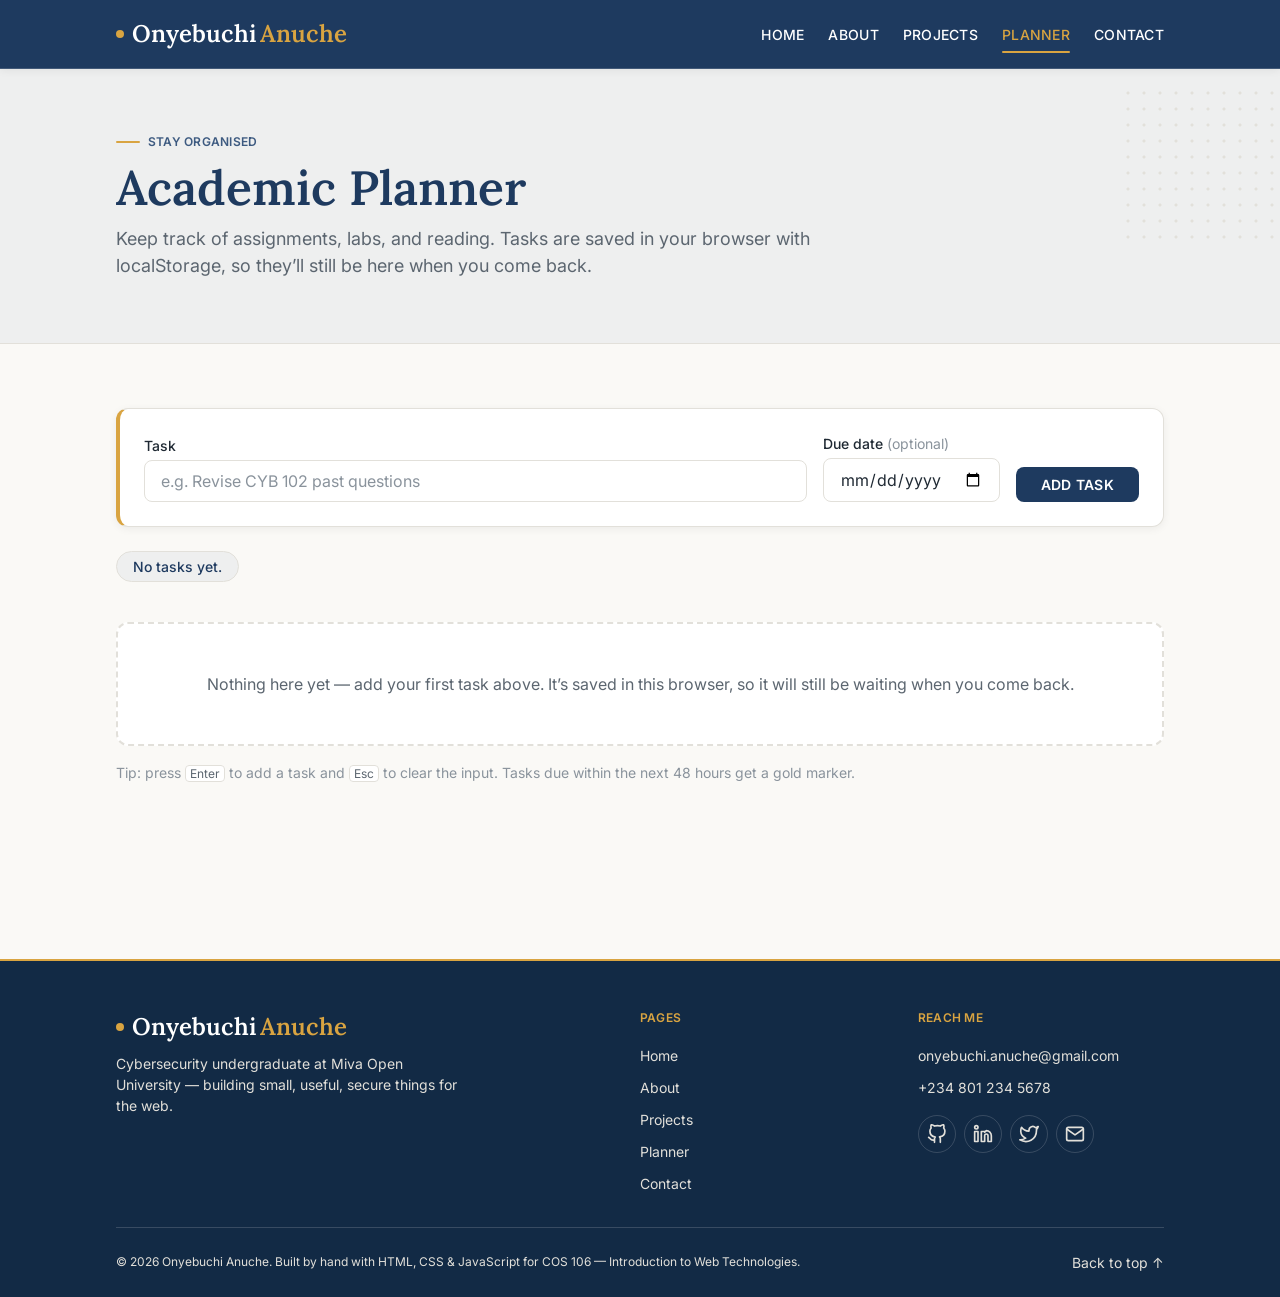
<file: planner.html>
<!DOCTYPE html>
<html lang="en">
<head>
  <meta charset="UTF-8">
  <meta name="viewport" content="width=device-width, initial-scale=1.0">
  <meta name="description" content="Onyebuchi Anuche's academic planner — add, complete, and delete study tasks, saved in your browser with localStorage.">
  <title>Academic Planner — Onyebuchi Anuche</title>
  <link rel="icon" type="image/svg+xml" href="assets/images/favicon.svg">
  <link rel="preconnect" href="https://fonts.googleapis.com">
  <link rel="preconnect" href="https://fonts.gstatic.com" crossorigin>
  <link href="https://fonts.googleapis.com/css2?family=Inter:wght@400;500;600&amp;family=Lora:wght@600&amp;display=swap" rel="stylesheet">
  <link rel="stylesheet" href="css/styles.css">
  <script src="js/main.js" defer></script>
  <script src="js/planner.js" defer></script>
</head>
<body id="top">
  <a class="skip-link" href="#main-content">Skip to main content</a>

  <header class="site-header">
    <div class="site-header__inner">
      <a href="index.html" class="site-header__brand">Onyebuchi <span class="site-header__brand-accent">Anuche</span></a>
      <button type="button" class="nav-toggle" aria-expanded="false" aria-controls="site-nav" aria-label="Open navigation menu">
        <span class="nav-toggle__bar"></span>
        <span class="nav-toggle__bar"></span>
        <span class="nav-toggle__bar"></span>
      </button>
      <nav id="site-nav" class="site-nav" aria-label="Main navigation">
        <ul class="site-nav__list">
          <li class="site-nav__item"><a class="site-nav__link" href="index.html">Home</a></li>
          <li class="site-nav__item"><a class="site-nav__link" href="about.html">About</a></li>
          <li class="site-nav__item"><a class="site-nav__link" href="projects.html">Projects</a></li>
          <li class="site-nav__item"><a class="site-nav__link" href="planner.html" aria-current="page">Planner</a></li>
          <li class="site-nav__item"><a class="site-nav__link" href="contact.html">Contact</a></li>
        </ul>
      </nav>
    </div>
  </header>
  <div class="nav-overlay"></div>

  <main id="main-content">
    <section class="page-header">
      <div class="container">
        <p class="eyebrow">Stay organised</p>
        <h1>Academic Planner</h1>
        <p class="page-header__lead">
          Keep track of assignments, labs, and reading. Tasks are saved in your browser
          with localStorage, so they&rsquo;ll still be here when you come back.
        </p>
      </div>
    </section>

    <section class="section">
      <div class="container">
        <form id="task-form" class="planner-form">
          <div class="planner-form__field">
            <label class="field-label" for="task-input">Task</label>
            <input class="field-input" id="task-input" name="task" type="text" placeholder="e.g. Revise CYB 102 past questions" autocomplete="off" maxlength="120">
          </div>
          <div class="planner-form__field planner-form__field--due">
            <label class="field-label" for="task-due">Due date <span class="field-label__optional">(optional)</span></label>
            <input class="field-input" id="task-due" name="due" type="date">
          </div>
          <button class="btn btn--primary" type="submit">Add task</button>
        </form>

        <p id="task-counter" class="planner__counter" aria-live="polite"></p>

        <ul id="task-list" class="task-list"></ul>

        <p id="planner-empty" class="planner__empty">
          Nothing here yet — add your first task above. It&rsquo;s saved in this browser,
          so it will still be waiting when you come back.
        </p>

        <p class="planner__hint">
          Tip: press <kbd>Enter</kbd> to add a task and <kbd>Esc</kbd> to clear the
          input. Tasks due within the next 48 hours get a gold marker.
        </p>
      </div>
    </section>
  </main>

  <footer class="site-footer">
    <div class="container">
      <div class="site-footer__grid">
        <div>
          <p class="site-footer__brand">Onyebuchi <span class="site-footer__brand-accent">Anuche</span></p>
          <p class="site-footer__blurb">
            Cybersecurity undergraduate at Miva Open University — building small,
            useful, secure things for the web.
          </p>
        </div>
        <nav aria-label="Footer">
          <p class="site-footer__heading">Pages</p>
          <ul class="site-footer__links">
            <li><a class="site-footer__link" href="index.html">Home</a></li>
            <li><a class="site-footer__link" href="about.html">About</a></li>
            <li><a class="site-footer__link" href="projects.html">Projects</a></li>
            <li><a class="site-footer__link" href="planner.html">Planner</a></li>
            <li><a class="site-footer__link" href="contact.html">Contact</a></li>
          </ul>
        </nav>
        <div>
          <p class="site-footer__heading">Reach me</p>
          <ul class="site-footer__links">
            <li><a class="site-footer__link" href="mailto:onyebuchi.anuche@gmail.com">onyebuchi.anuche@gmail.com</a></li>
            <li><a class="site-footer__link" href="tel:+2348012345678">+234 801 234 5678</a></li>
          </ul>
          <ul class="site-footer__social">
            <li>
              <a class="site-footer__social-link" href="https://github.com/PascalAnuche" target="_blank" rel="noopener noreferrer" aria-label="Onyebuchi's GitHub profile">
                <svg xmlns="http://www.w3.org/2000/svg" width="20" height="20" viewBox="0 0 24 24" fill="none" stroke="currentColor" stroke-width="2" stroke-linecap="round" stroke-linejoin="round" aria-hidden="true"><path d="M9 19c-5 1.5-5-2.5-7-3m14 6v-3.87a3.37 3.37 0 0 0-.94-2.61c3.14-.35 6.44-1.54 6.44-7A5.44 5.44 0 0 0 20 4.77 5.07 5.07 0 0 0 19.91 1S18.73.65 16 2.48a13.38 13.38 0 0 0-7 0C6.27.65 5.09 1 5.09 1A5.07 5.07 0 0 0 5 4.77a5.44 5.44 0 0 0-1.5 3.78c0 5.42 3.3 6.61 6.44 7A3.37 3.37 0 0 0 9 18.13V22"/></svg>
              </a>
            </li>
            <li>
              <a class="site-footer__social-link" href="https://www.linkedin.com/in/onyebuchianuche" target="_blank" rel="noopener noreferrer" aria-label="Onyebuchi's LinkedIn profile">
                <svg xmlns="http://www.w3.org/2000/svg" width="20" height="20" viewBox="0 0 24 24" fill="none" stroke="currentColor" stroke-width="2" stroke-linecap="round" stroke-linejoin="round" aria-hidden="true"><path d="M16 8a6 6 0 0 1 6 6v7h-4v-7a2 2 0 0 0-2-2 2 2 0 0 0-2 2v7h-4V9h4v1a6 6 0 0 1 2-2z"/><rect x="2" y="9" width="4" height="12"/><circle cx="4" cy="4" r="2"/></svg>
              </a>
            </li>
            <li>
              <a class="site-footer__social-link" href="https://x.com/onyebuchianuche" target="_blank" rel="noopener noreferrer" aria-label="Onyebuchi's X (Twitter) profile">
                <svg xmlns="http://www.w3.org/2000/svg" width="20" height="20" viewBox="0 0 24 24" fill="none" stroke="currentColor" stroke-width="2" stroke-linecap="round" stroke-linejoin="round" aria-hidden="true"><path d="M23 3a10.9 10.9 0 0 1-3.14 1.53 4.48 4.48 0 0 0-7.86 3v1A10.66 10.66 0 0 1 3 4s-4 9 5 13a11.64 11.64 0 0 1-7 2c9 5 20 0 20-11.5a4.5 4.5 0 0 0-.08-.83A7.72 7.72 0 0 0 23 3z"/></svg>
              </a>
            </li>
            <li>
              <a class="site-footer__social-link" href="mailto:onyebuchi.anuche@gmail.com" aria-label="Email Onyebuchi">
                <svg xmlns="http://www.w3.org/2000/svg" width="20" height="20" viewBox="0 0 24 24" fill="none" stroke="currentColor" stroke-width="2" stroke-linecap="round" stroke-linejoin="round" aria-hidden="true"><path d="M4 4h16c1.1 0 2 .9 2 2v12c0 1.1-.9 2-2 2H4c-1.1 0-2-.9-2-2V6c0-1.1.9-2 2-2z"/><polyline points="22,6 12,13 2,6"/></svg>
              </a>
            </li>
          </ul>
        </div>
      </div>
      <div class="site-footer__bottom">
        <p class="site-footer__copyright">
          &copy; 2026 Onyebuchi Anuche. Built by hand with HTML, CSS &amp; JavaScript for COS 106 — Introduction to Web Technologies.
        </p>
        <a class="site-footer__top-link" href="#top">Back to top &uarr;</a>
      </div>
    </div>
  </footer>
</body>
</html>
</file>
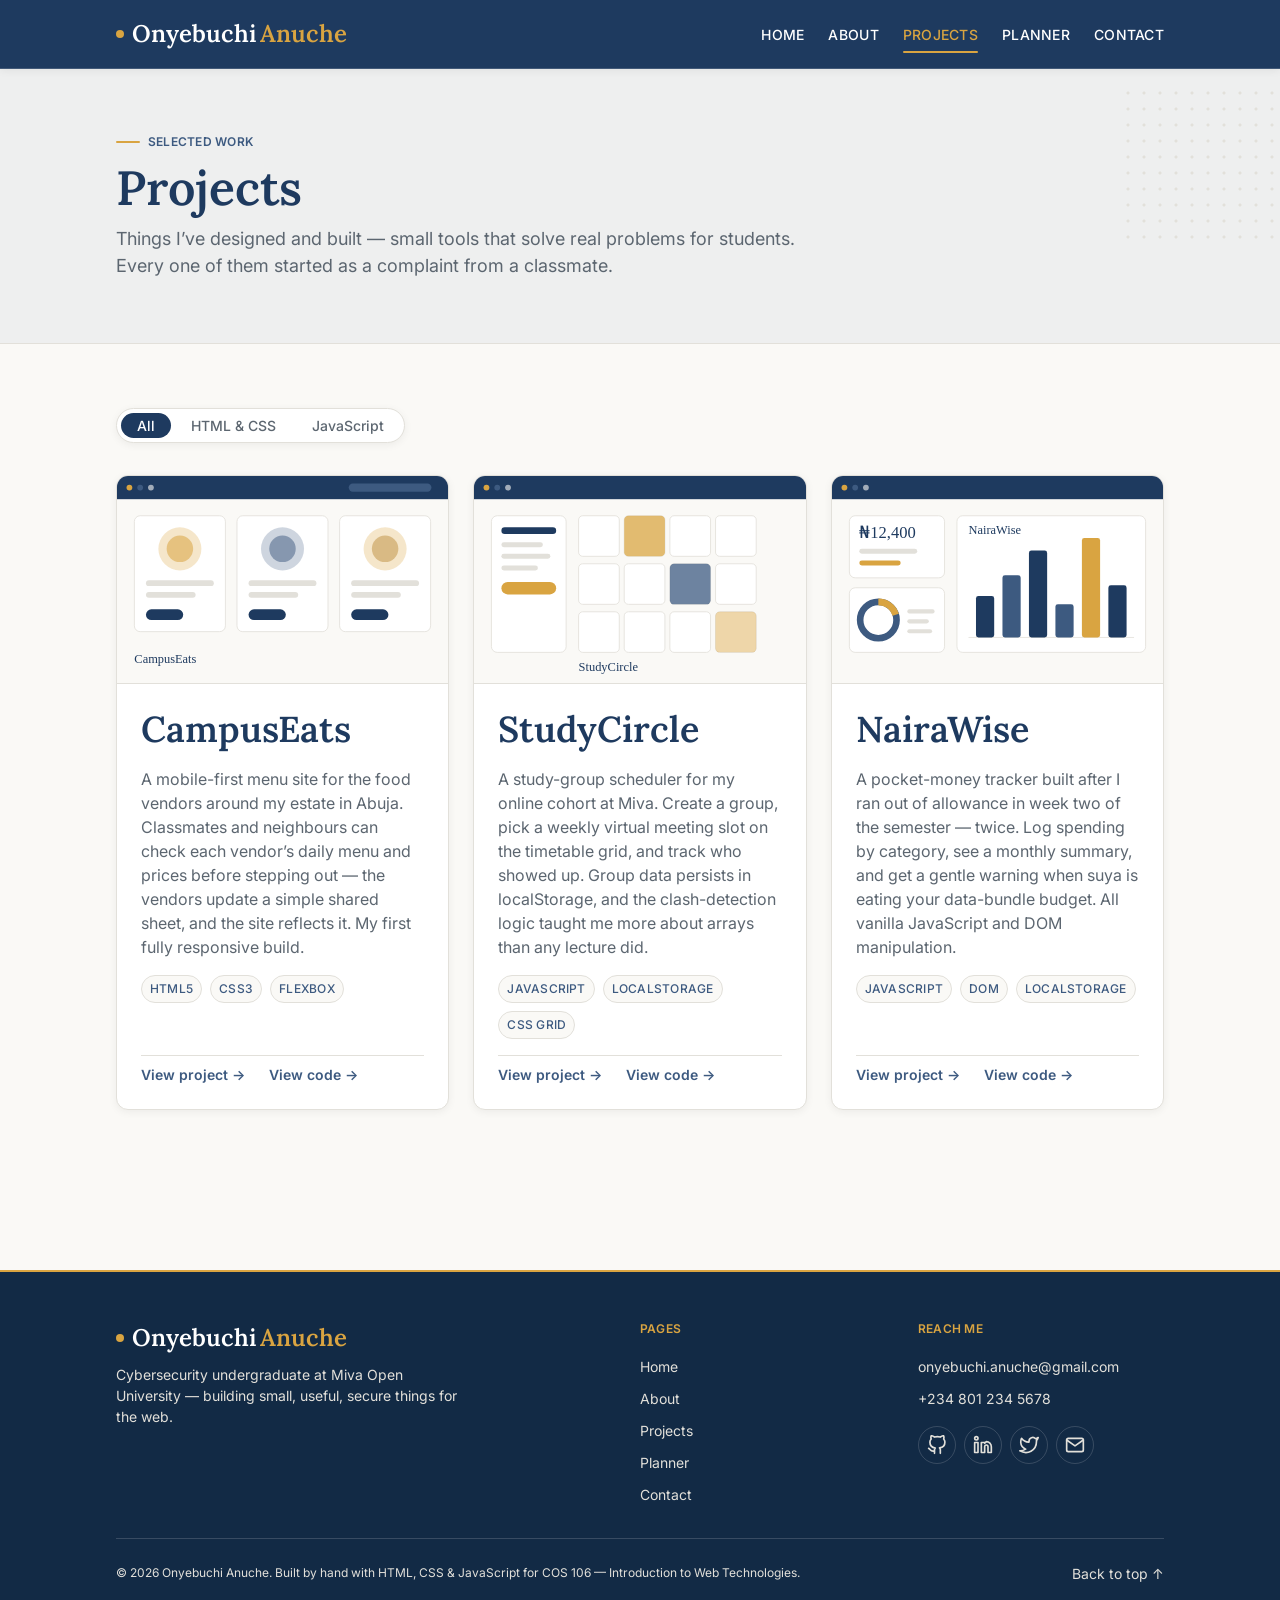
<file: projects.html>
<!DOCTYPE html>
<html lang="en">
<head>
  <meta charset="UTF-8">
  <meta name="viewport" content="width=device-width, initial-scale=1.0">
  <meta name="description" content="Projects by Onyebuchi Anuche — CampusEats, StudyCircle, and NairaWise, built with HTML, CSS, and vanilla JavaScript.">
  <title>Projects — Onyebuchi Anuche</title>
  <link rel="icon" type="image/svg+xml" href="assets/images/favicon.svg">
  <link rel="preconnect" href="https://fonts.googleapis.com">
  <link rel="preconnect" href="https://fonts.gstatic.com" crossorigin>
  <link href="https://fonts.googleapis.com/css2?family=Inter:wght@400;500;600&amp;family=Lora:wght@600&amp;display=swap" rel="stylesheet">
  <link rel="stylesheet" href="css/styles.css">
  <script src="js/main.js" defer></script>
</head>
<body id="top">
  <a class="skip-link" href="#main-content">Skip to main content</a>

  <header class="site-header">
    <div class="site-header__inner">
      <a href="index.html" class="site-header__brand">Onyebuchi <span class="site-header__brand-accent">Anuche</span></a>
      <button type="button" class="nav-toggle" aria-expanded="false" aria-controls="site-nav" aria-label="Open navigation menu">
        <span class="nav-toggle__bar"></span>
        <span class="nav-toggle__bar"></span>
        <span class="nav-toggle__bar"></span>
      </button>
      <nav id="site-nav" class="site-nav" aria-label="Main navigation">
        <ul class="site-nav__list">
          <li class="site-nav__item"><a class="site-nav__link" href="index.html">Home</a></li>
          <li class="site-nav__item"><a class="site-nav__link" href="about.html">About</a></li>
          <li class="site-nav__item"><a class="site-nav__link" href="projects.html" aria-current="page">Projects</a></li>
          <li class="site-nav__item"><a class="site-nav__link" href="planner.html">Planner</a></li>
          <li class="site-nav__item"><a class="site-nav__link" href="contact.html">Contact</a></li>
        </ul>
      </nav>
    </div>
  </header>
  <div class="nav-overlay"></div>

  <main id="main-content">
    <section class="page-header">
      <div class="container">
        <p class="eyebrow">Selected work</p>
        <h1>Projects</h1>
        <p class="page-header__lead">
          Things I&rsquo;ve designed and built — small tools that solve real problems
          for students. Every one of them started as a complaint from a classmate.
        </p>
      </div>
    </section>

    <section class="section">
      <div class="container">
        <div class="filter-bar" role="group" aria-label="Filter projects by technology">
          <button type="button" class="filter-btn" data-filter="all" aria-pressed="true">All</button>
          <button type="button" class="filter-btn" data-filter="html-css" aria-pressed="false">HTML &amp; CSS</button>
          <button type="button" class="filter-btn" data-filter="javascript" aria-pressed="false">JavaScript</button>
        </div>

        <div class="projects-grid">
          <article class="project-card" data-category="html-css">
            <div class="project-card__media">
              <img class="project-card__image" src="assets/images/project-campuseats.svg" alt="Screenshot placeholder for CampusEats, showing three vendor menu cards on a warm off-white layout">
            </div>
            <div class="project-card__body">
              <h2 class="project-card__title">CampusEats</h2>
              <p class="project-card__description">
                A mobile-first menu site for the food vendors around my estate in Abuja.
                Classmates and neighbours can check each vendor&rsquo;s daily menu and
                prices before stepping out — the vendors update a simple shared sheet,
                and the site reflects it. My first fully responsive build.
              </p>
              <ul class="project-card__tags">
                <li class="tag">HTML5</li>
                <li class="tag">CSS3</li>
                <li class="tag">Flexbox</li>
              </ul>
              <div class="project-card__links">
                <a class="project-card__link" href="https://pascalanuche.github.io/campuseats/" target="_blank" rel="noopener noreferrer">View project</a>
                <a class="project-card__link" href="https://github.com/PascalAnuche/campuseats" target="_blank" rel="noopener noreferrer">View code</a>
              </div>
            </div>
          </article>

          <article class="project-card" data-category="javascript">
            <div class="project-card__media">
              <img class="project-card__image" src="assets/images/project-studycircle.svg" alt="Screenshot placeholder for StudyCircle, showing a weekly schedule grid with highlighted study slots">
            </div>
            <div class="project-card__body">
              <h2 class="project-card__title">StudyCircle</h2>
              <p class="project-card__description">
                A study-group scheduler for my online cohort at Miva. Create a group,
                pick a weekly virtual meeting slot on the timetable grid, and track who
                showed up. Group data persists in localStorage, and the clash-detection
                logic taught me more about arrays than any lecture did.
              </p>
              <ul class="project-card__tags">
                <li class="tag">JavaScript</li>
                <li class="tag">localStorage</li>
                <li class="tag">CSS Grid</li>
              </ul>
              <div class="project-card__links">
                <a class="project-card__link" href="https://pascalanuche.github.io/studycircle/" target="_blank" rel="noopener noreferrer">View project</a>
                <a class="project-card__link" href="https://github.com/PascalAnuche/studycircle" target="_blank" rel="noopener noreferrer">View code</a>
              </div>
            </div>
          </article>

          <article class="project-card" data-category="javascript">
            <div class="project-card__media">
              <img class="project-card__image" src="assets/images/project-nairawise.svg" alt="Screenshot placeholder for NairaWise, showing a monthly spending bar chart and a naira balance card">
            </div>
            <div class="project-card__body">
              <h2 class="project-card__title">NairaWise</h2>
              <p class="project-card__description">
                A pocket-money tracker built after I ran out of allowance in week two of
                the semester — twice. Log spending by category, see a monthly summary,
                and get a gentle warning when suya is eating your data-bundle budget.
                All vanilla JavaScript and DOM manipulation.
              </p>
              <ul class="project-card__tags">
                <li class="tag">JavaScript</li>
                <li class="tag">DOM</li>
                <li class="tag">localStorage</li>
              </ul>
              <div class="project-card__links">
                <a class="project-card__link" href="https://pascalanuche.github.io/nairawise/" target="_blank" rel="noopener noreferrer">View project</a>
                <a class="project-card__link" href="https://github.com/PascalAnuche/nairawise" target="_blank" rel="noopener noreferrer">View code</a>
              </div>
            </div>
          </article>
        </div>
      </div>
    </section>
  </main>

  <footer class="site-footer">
    <div class="container">
      <div class="site-footer__grid">
        <div>
          <p class="site-footer__brand">Onyebuchi <span class="site-footer__brand-accent">Anuche</span></p>
          <p class="site-footer__blurb">
            Cybersecurity undergraduate at Miva Open University — building small,
            useful, secure things for the web.
          </p>
        </div>
        <nav aria-label="Footer">
          <p class="site-footer__heading">Pages</p>
          <ul class="site-footer__links">
            <li><a class="site-footer__link" href="index.html">Home</a></li>
            <li><a class="site-footer__link" href="about.html">About</a></li>
            <li><a class="site-footer__link" href="projects.html">Projects</a></li>
            <li><a class="site-footer__link" href="planner.html">Planner</a></li>
            <li><a class="site-footer__link" href="contact.html">Contact</a></li>
          </ul>
        </nav>
        <div>
          <p class="site-footer__heading">Reach me</p>
          <ul class="site-footer__links">
            <li><a class="site-footer__link" href="mailto:onyebuchi.anuche@gmail.com">onyebuchi.anuche@gmail.com</a></li>
            <li><a class="site-footer__link" href="tel:+2348012345678">+234 801 234 5678</a></li>
          </ul>
          <ul class="site-footer__social">
            <li>
              <a class="site-footer__social-link" href="https://github.com/PascalAnuche" target="_blank" rel="noopener noreferrer" aria-label="Onyebuchi's GitHub profile">
                <svg xmlns="http://www.w3.org/2000/svg" width="20" height="20" viewBox="0 0 24 24" fill="none" stroke="currentColor" stroke-width="2" stroke-linecap="round" stroke-linejoin="round" aria-hidden="true"><path d="M9 19c-5 1.5-5-2.5-7-3m14 6v-3.87a3.37 3.37 0 0 0-.94-2.61c3.14-.35 6.44-1.54 6.44-7A5.44 5.44 0 0 0 20 4.77 5.07 5.07 0 0 0 19.91 1S18.73.65 16 2.48a13.38 13.38 0 0 0-7 0C6.27.65 5.09 1 5.09 1A5.07 5.07 0 0 0 5 4.77a5.44 5.44 0 0 0-1.5 3.78c0 5.42 3.3 6.61 6.44 7A3.37 3.37 0 0 0 9 18.13V22"/></svg>
              </a>
            </li>
            <li>
              <a class="site-footer__social-link" href="https://www.linkedin.com/in/onyebuchianuche" target="_blank" rel="noopener noreferrer" aria-label="Onyebuchi's LinkedIn profile">
                <svg xmlns="http://www.w3.org/2000/svg" width="20" height="20" viewBox="0 0 24 24" fill="none" stroke="currentColor" stroke-width="2" stroke-linecap="round" stroke-linejoin="round" aria-hidden="true"><path d="M16 8a6 6 0 0 1 6 6v7h-4v-7a2 2 0 0 0-2-2 2 2 0 0 0-2 2v7h-4V9h4v1a6 6 0 0 1 2-2z"/><rect x="2" y="9" width="4" height="12"/><circle cx="4" cy="4" r="2"/></svg>
              </a>
            </li>
            <li>
              <a class="site-footer__social-link" href="https://x.com/onyebuchianuche" target="_blank" rel="noopener noreferrer" aria-label="Onyebuchi's X (Twitter) profile">
                <svg xmlns="http://www.w3.org/2000/svg" width="20" height="20" viewBox="0 0 24 24" fill="none" stroke="currentColor" stroke-width="2" stroke-linecap="round" stroke-linejoin="round" aria-hidden="true"><path d="M23 3a10.9 10.9 0 0 1-3.14 1.53 4.48 4.48 0 0 0-7.86 3v1A10.66 10.66 0 0 1 3 4s-4 9 5 13a11.64 11.64 0 0 1-7 2c9 5 20 0 20-11.5a4.5 4.5 0 0 0-.08-.83A7.72 7.72 0 0 0 23 3z"/></svg>
              </a>
            </li>
            <li>
              <a class="site-footer__social-link" href="mailto:onyebuchi.anuche@gmail.com" aria-label="Email Onyebuchi">
                <svg xmlns="http://www.w3.org/2000/svg" width="20" height="20" viewBox="0 0 24 24" fill="none" stroke="currentColor" stroke-width="2" stroke-linecap="round" stroke-linejoin="round" aria-hidden="true"><path d="M4 4h16c1.1 0 2 .9 2 2v12c0 1.1-.9 2-2 2H4c-1.1 0-2-.9-2-2V6c0-1.1.9-2 2-2z"/><polyline points="22,6 12,13 2,6"/></svg>
              </a>
            </li>
          </ul>
        </div>
      </div>
      <div class="site-footer__bottom">
        <p class="site-footer__copyright">
          &copy; 2026 Onyebuchi Anuche. Built by hand with HTML, CSS &amp; JavaScript for COS 106 — Introduction to Web Technologies.
        </p>
        <a class="site-footer__top-link" href="#top">Back to top &uarr;</a>
      </div>
    </div>
  </footer>
</body>
</html>
</file>
<file: css/styles.css>
/* ==========================================================================
   Student Portfolio & Academic Management — css/styles.css
   Tokens come from DESIGN-SYSTEM.md. Section order follows BUILD-PROMPT.md:
   Variables, Base, Header & Navigation, Homepage, About, Projects, Planner,
   Contact, Footer, Media Queries. Mobile-first: base styles target mobile,
   min-width queries (bottom of file) layer up to tablet and desktop.
   ========================================================================== */

/* === Variables === */

:root {
  /* Core palette */
  --color-primary: #1E3A5F;
  --color-primary-dark: #122A45;
  --color-primary-light: #3D5A80;
  --color-accent: #D9A441;
  --color-accent-dark: #B8862F;

  /* Neutrals */
  --color-bg: #FAF9F6;
  --color-surface: #FFFFFF;
  --color-border: #E2E0DA;
  --color-text-primary: #1F2933;
  --color-text-secondary: #5C6670;
  --color-text-muted: #8A939C;

  /* Semantic */
  --color-success: #2F8F5B;
  --color-error: #C1443C;
  --color-warning: #D9A441;

  /* Derived tints (base palette colours with alpha) */
  --overlay-bg: rgba(18, 42, 69, 0.55);
  --success-tint: rgba(47, 143, 91, 0.12);
  --primary-tint: rgba(30, 58, 95, 0.05);
  --accent-tint: rgba(217, 164, 65, 0.14);
  --divider-on-dark: rgba(250, 249, 246, 0.16);

  /* Typography — mobile sizes; desktop overrides live in Media Queries */
  --font-heading: "Lora", Georgia, serif;
  --font-body: "Inter", -apple-system, "Segoe UI", sans-serif;
  --text-h1: 32px;
  --text-h2: 28px;
  --text-h3: 20px;
  --text-body-lg: 16px;
  --text-body: 15px;
  --text-small: 13px;
  --text-caption: 12px;
  --leading-body: 1.5;
  --leading-heading: 1.2;
  --tracking-caps: 0.02em;

  /* Spacing — 8px base scale */
  --space-4: 4px;
  --space-8: 8px;
  --space-16: 16px;
  --space-24: 24px;
  --space-32: 32px;
  --space-48: 48px;
  --space-64: 64px;
  --space-96: 96px;

  /* Radii */
  --radius-btn: 8px;
  --radius-card: 12px;
  --radius-pill: 999px;

  /* Borders, shadows, motion, layout */
  --border-w: 1px;
  --hairline: 2px;
  --lift-y: -2px;
  --shadow-card: 0 2px 8px rgba(0, 0, 0, 0.06);
  --shadow-lift: 0 8px 20px rgba(0, 0, 0, 0.1);
  --transition-fast: 150ms ease;
  --transition-med: 250ms ease;
  --container-max: 1080px;
  --nav-panel-w: 280px;
  --portrait-w: 280px;
}

/* === Base === */

*,
*::before,
*::after {
  box-sizing: border-box;
}

html {
  scroll-behavior: smooth;
}

body {
  margin: 0;
  font-family: var(--font-body);
  font-size: var(--text-body);
  line-height: var(--leading-body);
  color: var(--color-text-primary);
  background-color: var(--color-bg);
}

::selection {
  background-color: var(--color-accent);
  color: var(--color-primary-dark);
}

h1,
h2,
h3 {
  font-family: var(--font-heading);
  font-weight: 600;
  line-height: var(--leading-heading);
  color: var(--color-primary);
  margin: 0 0 var(--space-16);
}

h1 { font-size: var(--text-h1); }
h2 { font-size: var(--text-h2); }
h3 { font-size: var(--text-h3); }

p {
  margin: 0 0 var(--space-16);
}

img {
  max-width: 100%;
  height: auto;
  display: block;
}

a {
  color: var(--color-primary-light);
  transition: color var(--transition-fast);
}

a:hover {
  color: var(--color-accent-dark);
}

a:focus-visible,
button:focus-visible {
  outline: var(--hairline) solid var(--color-accent);
  outline-offset: var(--hairline);
}

[hidden] {
  display: none !important;
}

.visually-hidden {
  position: absolute;
  width: var(--border-w);
  height: var(--border-w);
  padding: 0;
  margin: calc(-1 * var(--border-w));
  overflow: hidden;
  clip: rect(0 0 0 0);
  white-space: nowrap;
  border: 0;
}

.skip-link {
  position: absolute;
  top: calc(-1 * var(--space-96));
  left: var(--space-16);
  z-index: 100;
  padding: var(--space-8) var(--space-16);
  background-color: var(--color-accent);
  color: var(--color-primary-dark);
  border-radius: var(--radius-btn);
  text-decoration: none;
  font-weight: 600;
  transition: top var(--transition-fast);
}

.skip-link:focus {
  top: var(--space-16);
}

.container {
  width: 100%;
  max-width: var(--container-max);
  margin-inline: auto;
  padding-inline: var(--space-16);
}

.section {
  padding-block: var(--space-48);
}

.section--tinted {
  background-color: var(--primary-tint);
  border-block: var(--border-w) solid var(--color-border);
}

/* Eyebrow + heading kit used above every major section */
.eyebrow {
  display: flex;
  align-items: center;
  gap: var(--space-8);
  margin: 0 0 var(--space-8);
  font-size: var(--text-caption);
  font-weight: 600;
  text-transform: uppercase;
  letter-spacing: var(--tracking-caps);
  color: var(--color-primary-light);
}

.eyebrow::before {
  content: "";
  width: var(--space-24);
  height: var(--hairline);
  background-color: var(--color-accent);
  border-radius: var(--radius-pill);
}

.section-head {
  margin-bottom: var(--space-32);
}

.section-head h2 {
  margin-bottom: 0;
}

.section__lead {
  font-size: var(--text-body-lg);
  color: var(--color-text-secondary);
  max-width: 65ch;
}

/* Tinted page banner used at the top of the four subpages */
.page-header {
  position: relative;
  overflow: hidden;
  padding-block: var(--space-48);
  background-color: var(--primary-tint);
  border-bottom: var(--border-w) solid var(--color-border);
}

.page-header::after {
  content: "";
  position: absolute;
  top: var(--space-16);
  right: calc(-1 * var(--space-32));
  width: calc(var(--space-96) * 2);
  height: calc(var(--space-96) + var(--space-64));
  background-image: radial-gradient(var(--color-border) var(--border-w), transparent var(--hairline));
  background-size: var(--space-16) var(--space-16);
}

.page-header .container {
  position: relative;
  z-index: 1;
}

.page-header h1 {
  margin-bottom: var(--space-8);
}

.page-header__lead {
  font-size: var(--text-body-lg);
  color: var(--color-text-secondary);
  max-width: 65ch;
  margin-bottom: 0;
}

/* Buttons */
.btn {
  display: inline-block;
  padding: var(--space-8) var(--space-24);
  font-family: var(--font-body);
  font-size: var(--text-small);
  font-weight: 600;
  text-transform: uppercase;
  letter-spacing: var(--tracking-caps);
  text-decoration: none;
  text-align: center;
  border: var(--border-w) solid transparent;
  border-radius: var(--radius-btn);
  cursor: pointer;
  transition:
    background-color var(--transition-fast),
    color var(--transition-fast),
    border-color var(--transition-fast),
    transform var(--transition-fast),
    box-shadow var(--transition-fast);
}

.btn:hover,
.btn:focus-visible {
  transform: translateY(var(--lift-y));
  box-shadow: var(--shadow-card);
}

.btn--lg {
  padding: var(--space-16) var(--space-32);
}

.btn--primary {
  background-color: var(--color-primary);
  color: var(--color-surface);
}

.btn--primary:hover,
.btn--primary:focus-visible {
  background-color: var(--color-accent);
  color: var(--color-primary-dark);
}

.btn--secondary {
  background-color: transparent;
  border-color: var(--color-primary);
  color: var(--color-primary);
}

.btn--secondary:hover,
.btn--secondary:focus-visible {
  background-color: var(--color-primary);
  color: var(--color-surface);
}

/* For use on navy panels (CTA banner, contact info) */
.btn--accent {
  background-color: var(--color-accent);
  color: var(--color-primary-dark);
}

.btn--accent:hover,
.btn--accent:focus-visible {
  background-color: var(--color-accent-dark);
  color: var(--color-primary-dark);
}

.btn--ghost {
  background-color: transparent;
  border-color: var(--color-surface);
  color: var(--color-surface);
}

.btn--ghost:hover,
.btn--ghost:focus-visible {
  background-color: var(--color-surface);
  color: var(--color-primary);
}

/* Shared form controls (planner + contact) */
.field-label {
  font-size: var(--text-small);
  font-weight: 500;
  color: var(--color-text-primary);
}

.field-label__optional {
  font-weight: 400;
  color: var(--color-text-muted);
}

.field-input {
  width: 100%;
  padding: var(--space-8) var(--space-16);
  font-family: var(--font-body);
  font-size: var(--text-body);
  line-height: var(--leading-body);
  color: var(--color-text-primary);
  background-color: var(--color-surface);
  border: var(--border-w) solid var(--color-border);
  border-radius: var(--radius-btn);
  transition: border-color var(--transition-fast), outline-color var(--transition-fast);
}

.field-input::placeholder {
  color: var(--color-text-muted);
}

.field-input:focus {
  outline: var(--hairline) solid var(--color-primary);
  outline-offset: calc(-1 * var(--border-w));
  border-color: var(--color-primary);
}

kbd {
  font-family: var(--font-body);
  font-size: var(--text-caption);
  padding: 0 var(--space-4);
  background-color: var(--color-surface);
  border: var(--border-w) solid var(--color-border);
  border-radius: var(--space-4);
  color: var(--color-text-secondary);
}

/* === Header & Navigation === */

.site-header {
  position: sticky;
  top: 0;
  z-index: 50;
  background-color: var(--color-primary);
  border-bottom: var(--border-w) solid var(--divider-on-dark);
  box-shadow: var(--shadow-card);
}

.site-header__inner {
  display: flex;
  align-items: center;
  justify-content: space-between;
  max-width: var(--container-max);
  margin-inline: auto;
  padding: var(--space-16);
}

.site-header__brand {
  display: inline-flex;
  align-items: center;
  font-family: var(--font-heading);
  font-size: var(--text-h3);
  font-weight: 600;
  color: var(--color-surface);
  text-decoration: none;
}

.site-header__brand::before {
  content: "";
  width: var(--space-8);
  height: var(--space-8);
  margin-right: var(--space-8);
  background-color: var(--color-accent);
  border-radius: var(--radius-pill);
}

.site-header__brand-accent {
  color: var(--color-accent);
  margin-left: var(--space-4);
}

.nav-toggle {
  display: flex;
  flex-direction: column;
  gap: var(--space-4);
  padding: var(--space-8);
  background: none;
  border: none;
  cursor: pointer;
  z-index: 70;
}

.nav-toggle__bar {
  width: var(--space-24);
  height: var(--hairline);
  background-color: var(--color-surface);
  border-radius: var(--radius-pill);
  transition: transform var(--transition-fast), opacity var(--transition-fast);
}

.nav-toggle[aria-expanded="true"] .nav-toggle__bar:nth-child(1) {
  transform: translateY(calc(var(--space-4) + var(--hairline))) rotate(45deg);
}

.nav-toggle[aria-expanded="true"] .nav-toggle__bar:nth-child(2) {
  opacity: 0;
}

.nav-toggle[aria-expanded="true"] .nav-toggle__bar:nth-child(3) {
  transform: translateY(calc(-1 * (var(--space-4) + var(--hairline)))) rotate(-45deg);
}

/* Mobile: nav is a slide-in panel from the right */
.site-nav {
  position: fixed;
  top: 0;
  right: 0;
  bottom: 0;
  z-index: 60;
  width: min(80vw, var(--nav-panel-w));
  padding: var(--space-96) var(--space-24) var(--space-24);
  background: linear-gradient(180deg, var(--color-primary-dark), var(--color-primary));
  transform: translateX(100%);
  transition: transform var(--transition-med);
  overflow-y: auto;
}

.site-nav.is-open {
  transform: translateX(0);
  box-shadow: var(--shadow-lift);
}

.site-nav__list {
  display: flex;
  flex-direction: column;
  gap: var(--space-8);
  list-style: none;
  margin: 0;
  padding: 0;
}

.site-nav__link {
  position: relative;
  display: block;
  padding: var(--space-16) var(--space-4);
  color: var(--color-surface);
  font-size: var(--text-small);
  font-weight: 500;
  text-transform: uppercase;
  letter-spacing: var(--tracking-caps);
  text-decoration: none;
  border-bottom: var(--border-w) solid var(--divider-on-dark);
  transition: color var(--transition-fast);
}

.site-nav__link::after {
  content: "";
  position: absolute;
  left: 0;
  right: 0;
  bottom: calc(-1 * var(--border-w));
  height: var(--hairline);
  background-color: var(--color-accent);
  border-radius: var(--radius-pill);
  transform: scaleX(0);
  transform-origin: left;
  transition: transform var(--transition-fast);
}

.site-nav__link:hover,
.site-nav__link:focus-visible,
.site-nav__link[aria-current="page"] {
  color: var(--color-accent);
}

.site-nav__link:hover::after,
.site-nav__link:focus-visible::after,
.site-nav__link[aria-current="page"]::after {
  transform: scaleX(1);
}

.nav-overlay {
  position: fixed;
  inset: 0;
  z-index: 55;
  background-color: var(--overlay-bg);
  opacity: 0;
  pointer-events: none;
  transition: opacity var(--transition-med);
}

.nav-overlay.is-visible {
  opacity: 1;
  pointer-events: auto;
}

body.nav-open {
  overflow: hidden;
}

/* === Homepage === */

.hero {
  position: relative;
  overflow: hidden;
  padding-block: var(--space-48);
}

.hero::before {
  content: "";
  position: absolute;
  top: var(--space-24);
  right: calc(-1 * var(--space-24));
  width: calc(var(--space-96) * 2);
  height: calc(var(--space-96) * 2);
  background-image: radial-gradient(var(--color-border) var(--border-w), transparent var(--hairline));
  background-size: var(--space-16) var(--space-16);
}

.hero::after {
  content: "";
  position: absolute;
  bottom: calc(-1 * var(--space-96));
  left: calc(-1 * var(--space-64));
  width: calc(var(--space-96) * 2);
  height: calc(var(--space-96) * 2);
  border: var(--hairline) solid var(--accent-tint);
  border-radius: var(--radius-pill);
}

.hero__inner {
  position: relative;
  z-index: 1;
  display: flex;
  flex-direction: column-reverse;
  align-items: center;
  gap: var(--space-48);
  text-align: center;
}

.hero .eyebrow {
  justify-content: center;
}

.hero__title {
  margin-bottom: var(--space-16);
}

.hero__welcome {
  font-size: var(--text-body-lg);
  color: var(--color-text-secondary);
  max-width: 55ch;
}

.hero__portrait-frame {
  position: relative;
  width: min(70vw, var(--portrait-w));
  flex-shrink: 0;
}

.hero__portrait {
  position: relative;
  width: 100%;
  border-radius: var(--radius-card);
  box-shadow: var(--shadow-lift);
}

.hero__actions {
  display: flex;
  flex-wrap: wrap;
  justify-content: center;
  gap: var(--space-16);
  margin-top: var(--space-24);
}

.highlights {
  background: linear-gradient(135deg, var(--color-primary-dark), var(--color-primary));
  border-top: var(--hairline) solid var(--color-accent);
  padding-block: var(--space-32);
}

.highlights__list {
  display: grid;
  grid-template-columns: repeat(2, 1fr);
  gap: var(--space-24);
  list-style: none;
  margin: 0;
  padding: 0;
}

.highlight {
  text-align: center;
  padding-inline: var(--space-8);
}

.highlight__value {
  display: block;
  font-family: var(--font-heading);
  font-size: var(--text-h3);
  font-weight: 600;
  color: var(--color-accent);
}

.highlight__label {
  display: block;
  margin-top: var(--space-4);
  font-size: var(--text-caption);
  text-transform: uppercase;
  letter-spacing: var(--tracking-caps);
  color: var(--color-border);
}

.bio__layout {
  display: grid;
  gap: var(--space-24);
}

.bio__content p {
  max-width: 65ch;
}

.bio__content p:last-child {
  margin-bottom: 0;
}

.cta-banner {
  position: relative;
  overflow: hidden;
  padding: var(--space-48) var(--space-32);
  text-align: center;
  color: var(--color-border);
  background: linear-gradient(135deg, var(--color-primary), var(--color-primary-light));
  border-radius: var(--radius-card);
  box-shadow: var(--shadow-lift);
}

.cta-banner::before,
.cta-banner::after {
  content: "";
  position: absolute;
  border: var(--hairline) solid var(--divider-on-dark);
  border-radius: var(--radius-pill);
}

.cta-banner::before {
  top: calc(-1 * var(--space-96));
  right: calc(-1 * var(--space-64));
  width: calc(var(--space-96) * 2);
  height: calc(var(--space-96) * 2);
}

.cta-banner::after {
  bottom: calc(-1 * var(--space-64));
  left: calc(-1 * var(--space-48));
  width: var(--space-96);
  height: var(--space-96);
}

.cta-banner__title {
  color: var(--color-surface);
}

.cta-banner__text {
  max-width: 55ch;
  margin-inline: auto;
}

.cta-banner__actions {
  position: relative;
  z-index: 1;
  display: flex;
  flex-wrap: wrap;
  justify-content: center;
  gap: var(--space-16);
  margin-top: var(--space-24);
}

/* === About === */

.timeline {
  list-style: none;
  margin: 0;
  padding: 0 0 0 var(--space-24);
  border-left: var(--hairline) solid var(--color-border);
  display: flex;
  flex-direction: column;
  gap: var(--space-24);
}

.timeline__item {
  position: relative;
  padding: var(--space-24);
  background-color: var(--color-surface);
  border: var(--border-w) solid var(--color-border);
  border-radius: var(--radius-card);
  box-shadow: var(--shadow-card);
}

.timeline__item::before {
  content: "";
  position: absolute;
  top: var(--space-32);
  left: calc(-1 * (var(--space-24) + var(--space-4) + var(--hairline)));
  width: var(--space-8);
  height: var(--space-8);
  background-color: var(--color-accent);
  border: var(--hairline) solid var(--color-bg);
  border-radius: var(--radius-pill);
}

.timeline__badge {
  display: inline-block;
  margin-bottom: var(--space-8);
  padding: var(--space-4) var(--space-16);
  font-size: var(--text-caption);
  font-weight: 600;
  text-transform: uppercase;
  letter-spacing: var(--tracking-caps);
  color: var(--color-accent-dark);
  background-color: var(--accent-tint);
  border-radius: var(--radius-pill);
}

.timeline__title {
  margin-bottom: var(--space-4);
}

.timeline__meta {
  font-size: var(--text-small);
  color: var(--color-text-secondary);
  margin-bottom: var(--space-8);
}

.timeline__body {
  margin: 0;
  max-width: 60ch;
}

.skills-grid {
  display: grid;
  grid-template-columns: 1fr;
  gap: var(--space-24);
}

.skill-group {
  padding: var(--space-24);
  background-color: var(--color-surface);
  border: var(--border-w) solid var(--color-border);
  border-top: var(--hairline) solid var(--color-accent);
  border-radius: var(--radius-card);
  box-shadow: var(--shadow-card);
}

.skill-list {
  list-style: none;
  margin: 0;
  padding: 0;
  display: flex;
  flex-direction: column;
  gap: var(--space-16);
}

.skill-list--chips {
  flex-direction: row;
  flex-wrap: wrap;
  gap: var(--space-8);
}

.chip {
  display: inline-block;
  padding: var(--space-4) var(--space-16);
  font-size: var(--text-small);
  color: var(--color-primary);
  background-color: var(--color-bg);
  border: var(--border-w) solid var(--color-border);
  border-radius: var(--radius-pill);
  transition: background-color var(--transition-fast), border-color var(--transition-fast);
}

.chip:hover {
  background-color: var(--accent-tint);
  border-color: var(--color-accent);
}

.skill-bar__label {
  display: flex;
  justify-content: space-between;
  font-size: var(--text-small);
  font-weight: 500;
  margin-bottom: var(--space-4);
}

.skill-bar__percent {
  color: var(--color-text-secondary);
  font-weight: 400;
}

.skill-bar__track {
  height: var(--space-8);
  background-color: var(--color-border);
  border-radius: var(--radius-pill);
  overflow: hidden;
}

.skill-bar__fill {
  display: block;
  height: 100%;
  background: linear-gradient(90deg, var(--color-primary), var(--color-primary-light));
  border-radius: inherit;
}

.skill-bar__fill--90 { width: 90%; }
.skill-bar__fill--85 { width: 85%; }
.skill-bar__fill--70 { width: 70%; }
.skill-bar__fill--45 { width: 45%; }

.hobbies-grid {
  display: grid;
  grid-template-columns: repeat(2, 1fr);
  gap: var(--space-16);
  list-style: none;
  margin: 0;
  padding: 0;
}

.hobby {
  display: flex;
  align-items: center;
  gap: var(--space-16);
  padding: var(--space-16);
  background-color: var(--color-surface);
  border: var(--border-w) solid var(--color-border);
  border-radius: var(--radius-card);
  transition: transform var(--transition-fast), box-shadow var(--transition-fast), border-color var(--transition-fast);
}

.hobby:hover {
  transform: translateY(var(--lift-y));
  border-color: var(--color-accent);
  box-shadow: var(--shadow-card);
}

.hobby__badge {
  display: grid;
  place-items: center;
  flex-shrink: 0;
  width: var(--space-48);
  height: var(--space-48);
  color: var(--color-primary);
  background-color: var(--primary-tint);
  border-radius: var(--radius-pill);
  transition: color var(--transition-fast), background-color var(--transition-fast);
}

.hobby:hover .hobby__badge {
  color: var(--color-accent-dark);
  background-color: var(--accent-tint);
}

.hobby__label {
  font-size: var(--text-small);
  font-weight: 500;
}

.table-scroll {
  overflow-x: auto;
  background-color: var(--color-surface);
  border: var(--border-w) solid var(--color-border);
  border-radius: var(--radius-card);
  box-shadow: var(--shadow-card);
}

.grades-table {
  width: 100%;
  border-collapse: collapse;
  font-size: var(--text-small);
}

.grades-table caption {
  text-align: left;
  padding: var(--space-16) var(--space-16) var(--space-8);
  font-size: var(--text-small);
  color: var(--color-text-secondary);
}

.grades-table th,
.grades-table td {
  padding: var(--space-8) var(--space-16);
  text-align: left;
  border-bottom: var(--border-w) solid var(--color-border);
}

.grades-table thead th {
  background-color: var(--color-primary);
  color: var(--color-surface);
  font-size: var(--text-caption);
  font-weight: 600;
  text-transform: uppercase;
  letter-spacing: var(--tracking-caps);
}

.grades-table tbody tr {
  transition: background-color var(--transition-fast);
}

.grades-table tbody tr:nth-child(even) {
  background-color: var(--color-bg);
}

.grades-table tbody tr:hover {
  background-color: var(--accent-tint);
}

.grades-table tbody tr:last-child td,
.grades-table tbody tr:last-child th {
  border-bottom: none;
}

.grades-table__grade {
  font-weight: 600;
  color: var(--color-primary);
}

.media-figure {
  margin: 0;
  padding: var(--space-24);
  background-color: var(--color-surface);
  border: var(--border-w) solid var(--color-border);
  border-left: var(--space-4) solid var(--color-accent);
  border-radius: var(--radius-card);
  box-shadow: var(--shadow-card);
}

.media-figure audio {
  width: 100%;
}

.media-figure figcaption {
  margin-top: var(--space-8);
  font-size: var(--text-small);
  color: var(--color-text-secondary);
}

/* === Projects === */

.filter-bar {
  display: inline-flex;
  flex-wrap: wrap;
  gap: var(--space-4);
  padding: var(--space-4);
  margin-bottom: var(--space-32);
  background-color: var(--color-surface);
  border: var(--border-w) solid var(--color-border);
  border-radius: var(--radius-pill);
  box-shadow: var(--shadow-card);
}

.filter-btn {
  padding: var(--space-4) var(--space-16);
  font-family: var(--font-body);
  font-size: var(--text-small);
  font-weight: 500;
  color: var(--color-text-secondary);
  background-color: transparent;
  border: none;
  border-radius: var(--radius-pill);
  cursor: pointer;
  transition: background-color var(--transition-fast), color var(--transition-fast);
}

.filter-btn:hover {
  color: var(--color-primary);
  background-color: var(--primary-tint);
}

.filter-btn[aria-pressed="true"] {
  background-color: var(--color-primary);
  color: var(--color-surface);
}

.projects-grid {
  display: grid;
  grid-template-columns: 1fr;
  gap: var(--space-24);
}

.project-card {
  display: flex;
  flex-direction: column;
  background-color: var(--color-surface);
  border: var(--border-w) solid var(--color-border);
  border-radius: var(--radius-card);
  box-shadow: var(--shadow-card);
  overflow: hidden;
  transition: transform var(--transition-fast), box-shadow var(--transition-fast), border-color var(--transition-fast);
}

.project-card:hover {
  transform: translateY(var(--lift-y));
  border-color: var(--color-accent);
  box-shadow: var(--shadow-lift);
}

.project-card__media {
  overflow: hidden;
  border-bottom: var(--border-w) solid var(--color-border);
}

.project-card__image {
  width: 100%;
  aspect-ratio: 8 / 5;
  object-fit: cover;
  transition: transform var(--transition-med);
}

.project-card:hover .project-card__image {
  transform: scale(1.04);
}

.project-card__body {
  display: flex;
  flex-direction: column;
  gap: var(--space-16);
  flex: 1;
  padding: var(--space-24);
}

.project-card__title {
  margin: 0;
}

.project-card__description {
  margin: 0;
  color: var(--color-text-secondary);
}

.project-card__tags {
  display: flex;
  flex-wrap: wrap;
  gap: var(--space-8);
  list-style: none;
  margin: 0;
  padding: 0;
}

.tag {
  padding: var(--space-4) var(--space-8);
  font-size: var(--text-caption);
  font-weight: 500;
  text-transform: uppercase;
  letter-spacing: var(--tracking-caps);
  color: var(--color-primary-light);
  background-color: var(--color-bg);
  border: var(--border-w) solid var(--color-border);
  border-radius: var(--radius-pill);
}

.project-card__links {
  display: flex;
  gap: var(--space-24);
  margin-top: auto;
  padding-top: var(--space-8);
  border-top: var(--border-w) solid var(--color-border);
}

.project-card__link {
  font-size: var(--text-small);
  font-weight: 600;
  color: var(--color-primary-light);
  text-decoration: none;
  transition: color var(--transition-fast);
}

.project-card__link::after {
  content: "\2192";
  display: inline-block;
  margin-left: var(--space-4);
  transition: transform var(--transition-fast);
}

.project-card__link:hover,
.project-card__link:focus-visible {
  color: var(--color-accent-dark);
}

.project-card__link:hover::after,
.project-card__link:focus-visible::after {
  transform: translateX(var(--space-4));
}

/* === Planner === */

.planner-form {
  display: flex;
  flex-direction: column;
  gap: var(--space-16);
  padding: var(--space-24);
  margin-bottom: var(--space-24);
  background-color: var(--color-surface);
  border: var(--border-w) solid var(--color-border);
  border-left: var(--space-4) solid var(--color-accent);
  border-radius: var(--radius-card);
  box-shadow: var(--shadow-card);
}

.planner-form__field {
  display: flex;
  flex-direction: column;
  gap: var(--space-4);
  flex: 1;
}

.planner__counter {
  display: inline-block;
  margin-bottom: var(--space-16);
  padding: var(--space-4) var(--space-16);
  font-size: var(--text-small);
  font-weight: 500;
  color: var(--color-primary);
  background-color: var(--primary-tint);
  border: var(--border-w) solid var(--color-border);
  border-radius: var(--radius-pill);
}

.task-list {
  display: flex;
  flex-direction: column;
  gap: var(--space-8);
  list-style: none;
  margin: 0 0 var(--space-24);
  padding: 0;
}

.task {
  display: flex;
  align-items: center;
  gap: var(--space-16);
  padding: var(--space-16);
  background-color: var(--color-surface);
  border: var(--border-w) solid var(--color-border);
  border-left: var(--space-4) solid transparent;
  border-radius: var(--radius-card);
  box-shadow: var(--shadow-card);
  transition: border-color var(--transition-fast), box-shadow var(--transition-fast);
}

.task:hover {
  border-color: var(--color-primary-light);
  border-left-color: transparent;
  box-shadow: var(--shadow-lift);
}

.task--due-soon,
.task--due-soon:hover {
  border-left-color: var(--color-warning);
}

.task__checkbox {
  width: var(--space-16);
  height: var(--space-16);
  flex-shrink: 0;
  accent-color: var(--color-success);
  cursor: pointer;
}

.task__body {
  display: flex;
  flex-direction: column;
  gap: var(--space-4);
  flex: 1;
  min-width: 0;
}

.task__text {
  overflow-wrap: anywhere;
  cursor: pointer;
}

.task--completed .task__text {
  text-decoration: line-through;
  color: var(--color-success);
}

.task__due {
  font-size: var(--text-caption);
  text-transform: uppercase;
  letter-spacing: var(--tracking-caps);
  color: var(--color-text-secondary);
}

.task--due-soon .task__due {
  color: var(--color-accent-dark);
  font-weight: 600;
}

.task--completed .task__due {
  color: var(--color-text-muted);
  font-weight: 400;
}

.task__delete {
  flex-shrink: 0;
  padding: var(--space-8);
  background: none;
  border: none;
  border-radius: var(--radius-btn);
  color: var(--color-error);
  cursor: pointer;
  transition: background-color var(--transition-fast), opacity var(--transition-fast);
}

.task__delete:hover {
  background-color: var(--color-bg);
}

.task__delete svg {
  display: block;
}

/* Task add/remove animation — the "meaningful transition" PRD item */
@keyframes task-in {
  from {
    opacity: 0;
    transform: translateY(calc(-1 * var(--space-8)));
  }
  to {
    opacity: 1;
    transform: none;
  }
}

@keyframes task-out {
  to {
    opacity: 0;
    transform: translateX(var(--space-24));
  }
}

.task--entering {
  animation: task-in var(--transition-med);
}

.task--leaving {
  animation: task-out var(--transition-med) forwards;
}

.planner__empty {
  padding: var(--space-48) var(--space-32);
  text-align: center;
  color: var(--color-text-secondary);
  background-color: var(--color-surface);
  border: var(--hairline) dashed var(--color-border);
  border-radius: var(--radius-card);
}

.planner__hint {
  font-size: var(--text-small);
  color: var(--color-text-muted);
}

/* === Contact === */

.contact-card {
  display: grid;
  grid-template-columns: 1fr;
  overflow: hidden;
  background-color: var(--color-surface);
  border: var(--border-w) solid var(--color-border);
  border-radius: var(--radius-card);
  box-shadow: var(--shadow-lift);
}

.contact-card__info {
  position: relative;
  overflow: hidden;
  padding: var(--space-32);
  color: var(--color-border);
  background: linear-gradient(160deg, var(--color-primary-dark), var(--color-primary));
}

.contact-card__info::before,
.contact-card__info::after {
  content: "";
  position: absolute;
  border: var(--hairline) solid var(--divider-on-dark);
  border-radius: var(--radius-pill);
}

.contact-card__info::before {
  right: calc(-1 * var(--space-64));
  bottom: calc(-1 * var(--space-64));
  width: calc(var(--space-96) + var(--space-64));
  height: calc(var(--space-96) + var(--space-64));
}

.contact-card__info::after {
  right: var(--space-16);
  bottom: var(--space-32);
  width: var(--space-64);
  height: var(--space-64);
}

.contact-card__info h2 {
  color: var(--color-surface);
}

.contact-card__info-text {
  max-width: 40ch;
}

.contact-card__address {
  font-style: normal;
  margin-bottom: var(--space-16);
}

.contact-card__address a {
  color: var(--color-surface);
  transition: color var(--transition-fast);
}

.contact-card__address a:hover {
  color: var(--color-accent);
}

.contact-card__note {
  position: relative;
  z-index: 1;
  margin: 0;
  font-size: var(--text-small);
  color: var(--color-border);
}

.contact-card__form-panel {
  padding: var(--space-32);
}

.contact-form {
  display: flex;
  flex-direction: column;
  gap: var(--space-16);
}

.form-field {
  display: flex;
  flex-direction: column;
  gap: var(--space-4);
}

.form-field__error {
  display: none;
  margin: 0;
  font-size: var(--text-small);
  color: var(--color-error);
}

.form-field--error .form-field__error {
  display: block;
}

.form-field--error .field-input {
  border-color: var(--color-error);
}

.form-field--error .field-input:focus {
  outline-color: var(--color-error);
}

.form-field--valid .field-input {
  border-color: var(--color-success);
}

.form-field--valid .field-label::after {
  content: " ✓";
  color: var(--color-success);
}

.contact-form textarea.field-input {
  resize: vertical;
  min-height: var(--space-96);
}

.form-success {
  margin: 0;
  padding: var(--space-16);
  font-weight: 500;
  color: var(--color-success);
  background-color: var(--success-tint);
  border: var(--border-w) solid var(--color-success);
  border-radius: var(--radius-btn);
}

/* === Footer === */

.site-footer {
  margin-top: var(--space-96);
  padding-block: var(--space-48) var(--space-24);
  color: var(--color-border);
  background-color: var(--color-primary-dark);
  border-top: var(--hairline) solid var(--color-accent);
}

.site-footer__grid {
  display: grid;
  grid-template-columns: 1fr;
  gap: var(--space-32);
  text-align: center;
}

.site-footer__brand {
  display: inline-flex;
  align-items: center;
  margin-bottom: var(--space-8);
  font-family: var(--font-heading);
  font-size: var(--text-h3);
  font-weight: 600;
  color: var(--color-surface);
}

.site-footer__brand::before {
  content: "";
  width: var(--space-8);
  height: var(--space-8);
  margin-right: var(--space-8);
  background-color: var(--color-accent);
  border-radius: var(--radius-pill);
}

.site-footer__brand-accent {
  color: var(--color-accent);
  margin-left: var(--space-4);
}

.site-footer__blurb {
  margin-inline: auto;
  margin-bottom: 0;
  max-width: 38ch;
  font-size: var(--text-small);
}

.site-footer__heading {
  margin-bottom: var(--space-16);
  font-size: var(--text-caption);
  font-weight: 600;
  text-transform: uppercase;
  letter-spacing: var(--tracking-caps);
  color: var(--color-accent);
}

.site-footer__links {
  display: flex;
  flex-direction: column;
  gap: var(--space-8);
  list-style: none;
  margin: 0;
  padding: 0;
}

.site-footer__link {
  font-size: var(--text-small);
  color: var(--color-border);
  text-decoration: none;
  transition: color var(--transition-fast);
}

.site-footer__link:hover,
.site-footer__link:focus-visible {
  color: var(--color-accent);
  text-decoration: underline;
}

.site-footer__social {
  display: flex;
  justify-content: center;
  gap: var(--space-8);
  list-style: none;
  margin: var(--space-16) 0 0;
  padding: 0;
}

.site-footer__social-link {
  display: inline-flex;
  padding: var(--space-8);
  color: var(--color-border);
  border: var(--border-w) solid var(--divider-on-dark);
  border-radius: var(--radius-pill);
  transition: color var(--transition-fast), border-color var(--transition-fast), transform var(--transition-fast);
}

.site-footer__social-link:hover,
.site-footer__social-link:focus-visible {
  color: var(--color-accent);
  border-color: var(--color-accent);
  transform: translateY(var(--lift-y));
}

.site-footer__bottom {
  display: flex;
  flex-direction: column;
  align-items: center;
  gap: var(--space-8);
  margin-top: var(--space-32);
  padding-top: var(--space-24);
  border-top: var(--border-w) solid var(--divider-on-dark);
}

.site-footer__copyright {
  margin: 0;
  font-size: var(--text-caption);
  color: var(--color-border);
}

.site-footer__top-link {
  font-size: var(--text-small);
  color: var(--color-border);
  text-decoration: none;
}

.site-footer__top-link:hover,
.site-footer__top-link:focus-visible {
  color: var(--color-accent);
}

/* === Media Queries === */

/* Tablet — 481px and up */
@media (min-width: 481px) {
  .projects-grid {
    grid-template-columns: repeat(2, 1fr);
  }

  .skills-grid {
    grid-template-columns: repeat(2, 1fr);
  }

  .planner-form {
    flex-direction: row;
    align-items: flex-end;
  }

  .planner-form__field--due {
    flex: 0 1 auto;
  }
}

/* Desktop — 769px and up */
@media (min-width: 769px) {
  :root {
    --text-h1: 48px;
    --text-h2: 36px;
    --text-h3: 24px;
    --text-body-lg: 18px;
    --text-body: 16px;
    --text-small: 14px;
  }

  .section {
    padding-block: var(--space-64);
  }

  .page-header {
    padding-block: var(--space-64);
  }

  /* Nav expands to a horizontal bar; hamburger and overlay disappear */
  .nav-toggle {
    display: none;
  }

  .site-nav {
    position: static;
    width: auto;
    padding: 0;
    background: transparent;
    transform: none;
    overflow: visible;
  }

  .site-nav.is-open {
    box-shadow: none;
  }

  .site-nav__list {
    flex-direction: row;
    gap: var(--space-24);
  }

  .site-nav__link {
    padding: var(--space-4) 0;
    border-bottom: none;
  }

  .site-nav__link::after {
    bottom: calc(-1 * var(--space-4));
  }

  .nav-overlay {
    display: none;
  }

  .hero {
    padding-block: var(--space-96);
  }

  .hero__inner {
    flex-direction: row;
    justify-content: space-between;
    gap: var(--space-64);
    text-align: left;
  }

  .hero .eyebrow {
    justify-content: flex-start;
  }

  .hero__actions {
    justify-content: flex-start;
  }

  .highlights__list {
    grid-template-columns: repeat(4, 1fr);
    gap: 0;
  }

  .highlight + .highlight {
    border-left: var(--border-w) solid var(--divider-on-dark);
  }

  .bio__layout {
    grid-template-columns: 1fr 2fr;
    gap: var(--space-48);
    align-items: start;
  }

  .projects-grid {
    grid-template-columns: repeat(3, 1fr);
  }

  .skills-grid {
    grid-template-columns: repeat(3, 1fr);
  }

  .hobbies-grid {
    grid-template-columns: repeat(3, 1fr);
  }

  .contact-card {
    grid-template-columns: 2fr 3fr;
  }

  .contact-card__info {
    padding: var(--space-48) var(--space-32);
  }

  .contact-card__form-panel {
    padding: var(--space-48);
  }

  .site-footer__grid {
    grid-template-columns: 2fr 1fr 1fr;
    text-align: left;
  }

  .site-footer__blurb {
    margin-inline: 0;
  }

  .site-footer__social {
    justify-content: flex-start;
  }

  .site-footer__bottom {
    flex-direction: row;
    justify-content: space-between;
  }

  /* Delete icon revealed on hover on desktop, always visible on mobile */
  .task__delete {
    opacity: 0;
  }

  .task:hover .task__delete,
  .task:focus-within .task__delete {
    opacity: 1;
  }
}

/* Respect reduced-motion preferences */
@media (prefers-reduced-motion: reduce) {
  html {
    scroll-behavior: auto;
  }

  *,
  *::before,
  *::after {
    animation-duration: 0.01ms !important;
    transition-duration: 0.01ms !important;
  }
}
</file>
